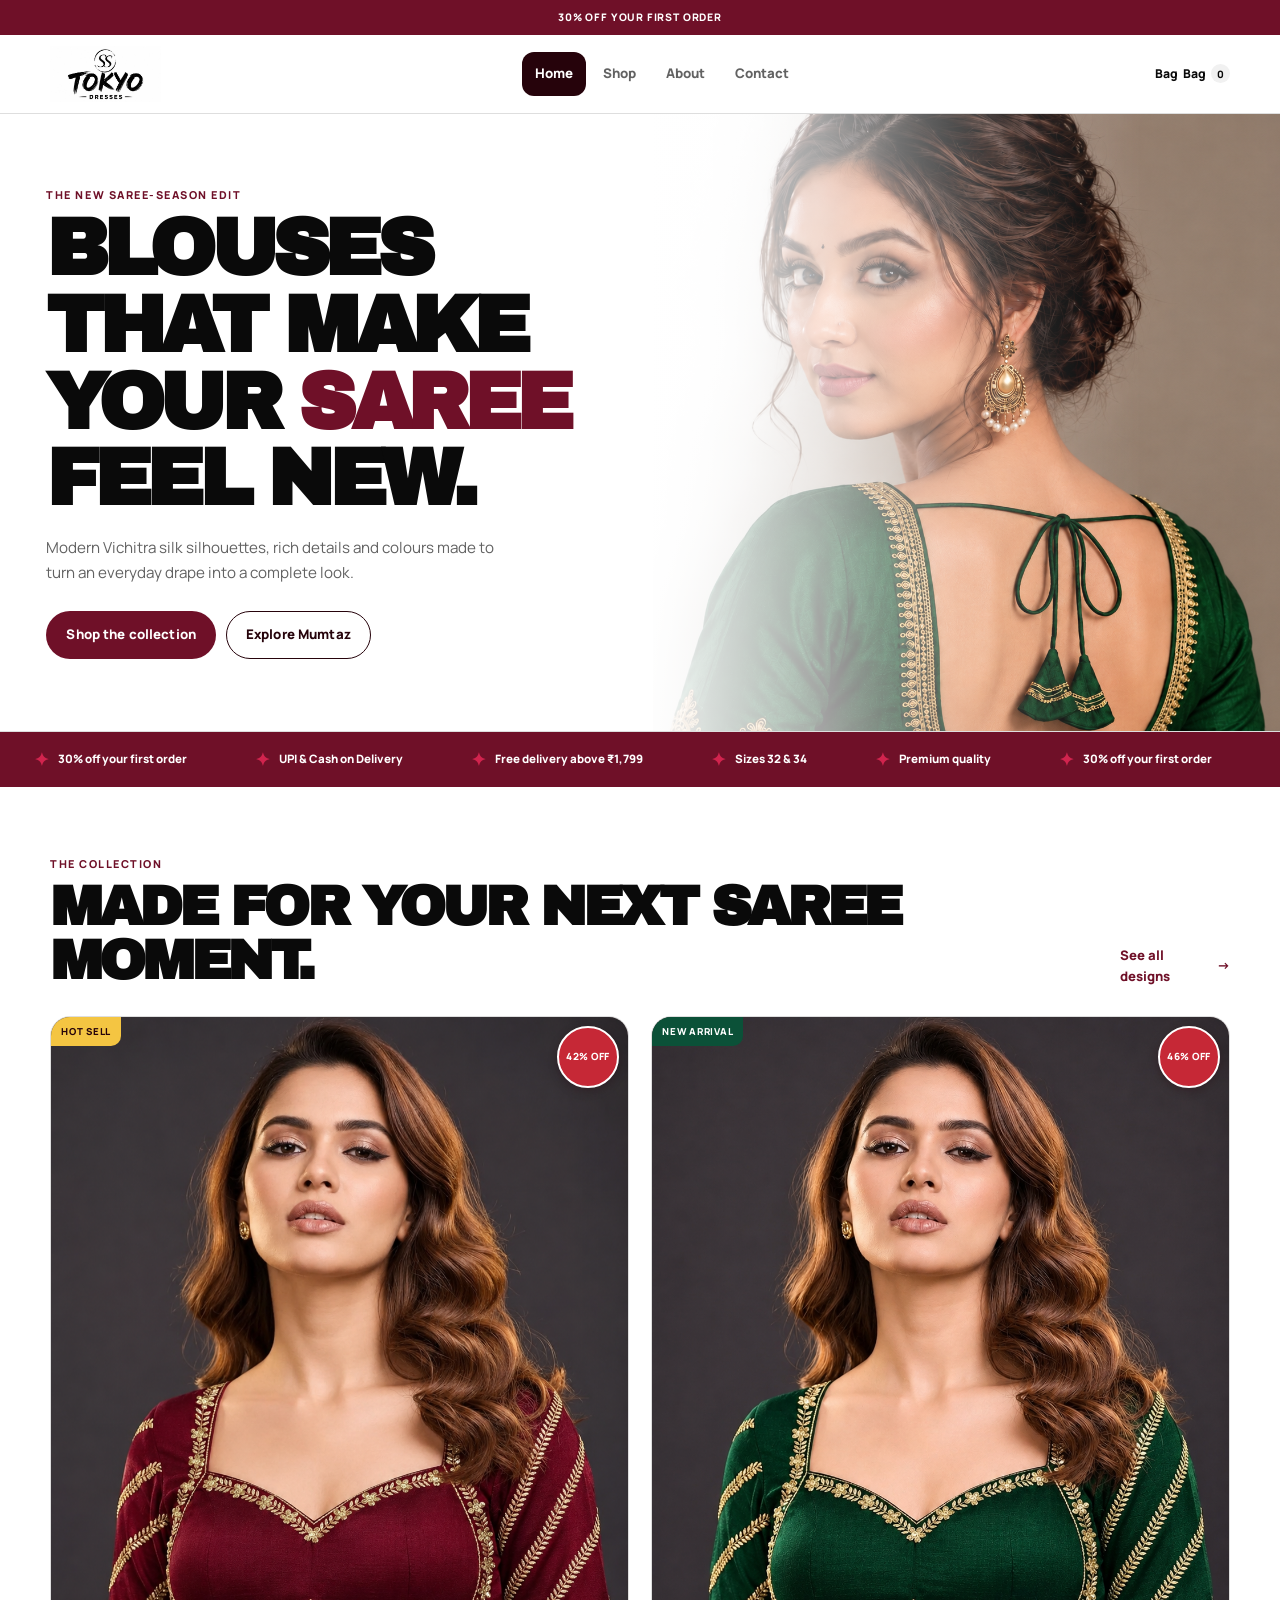
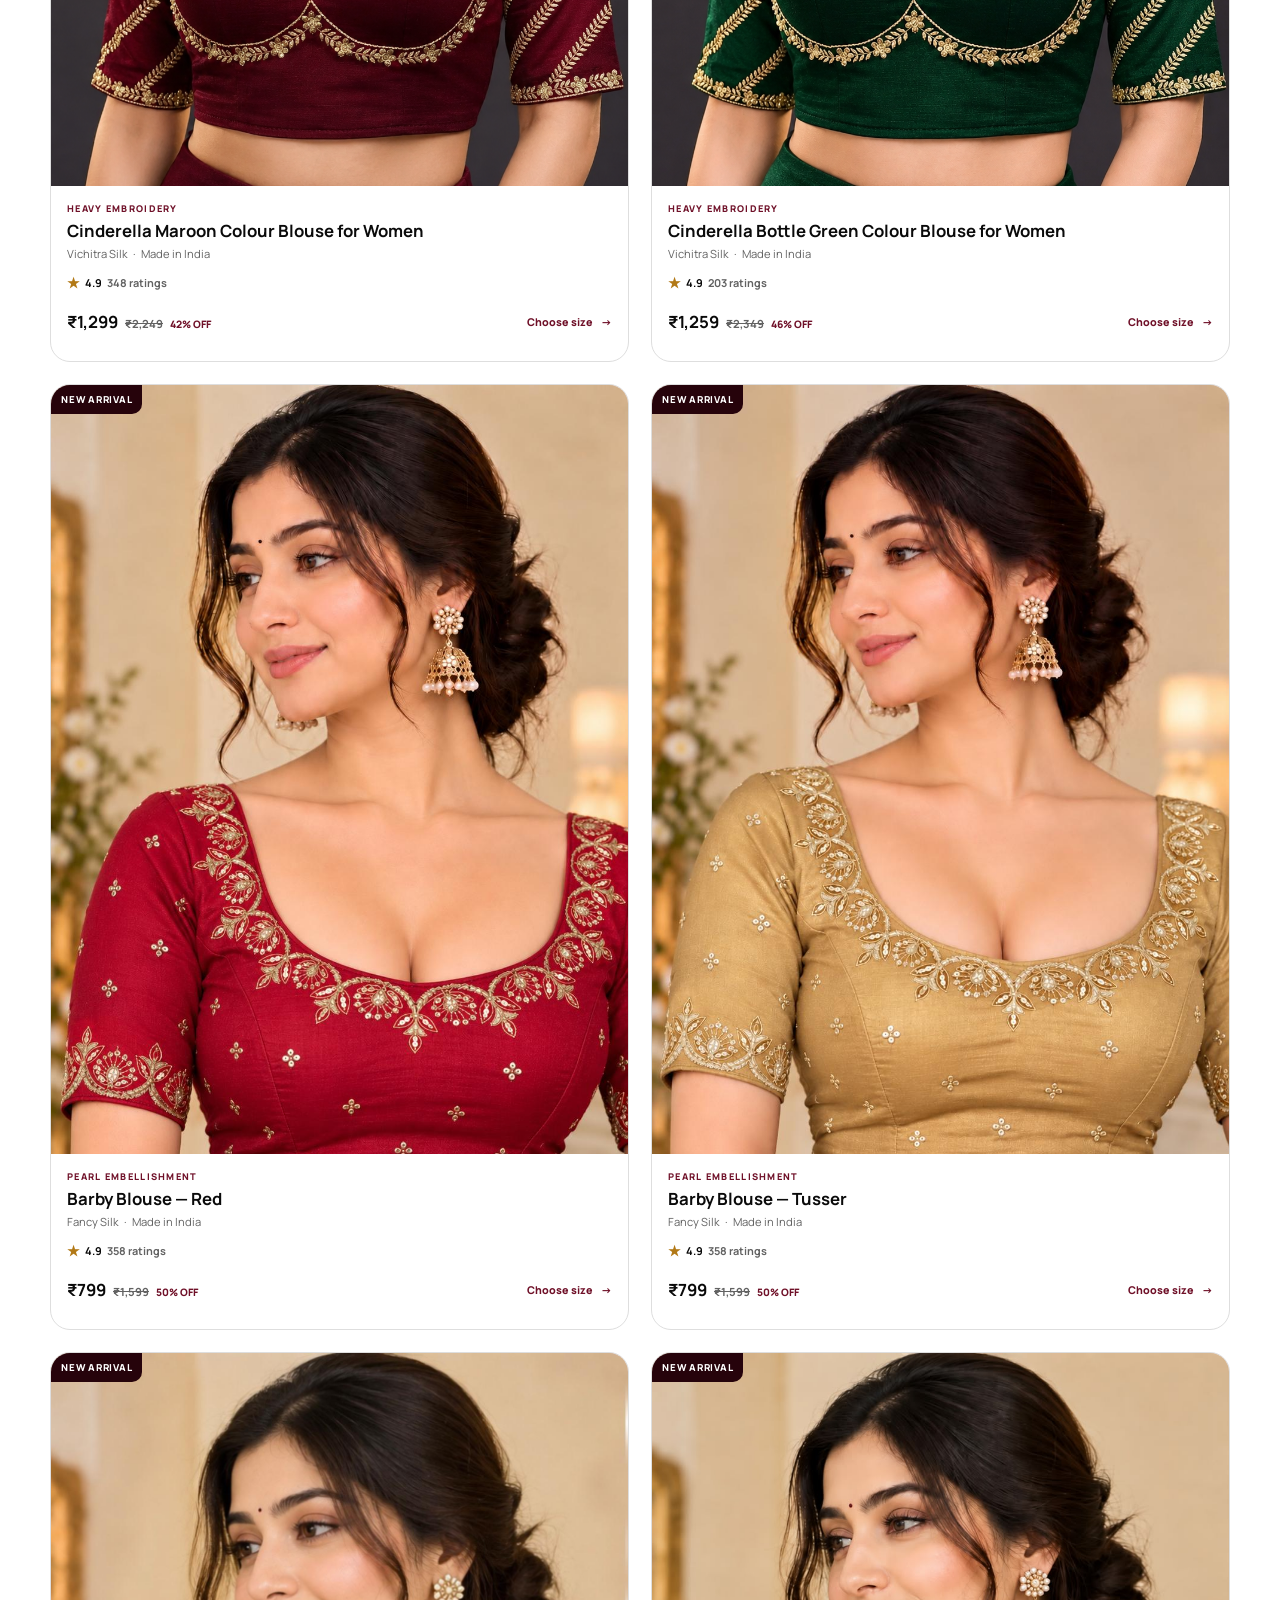
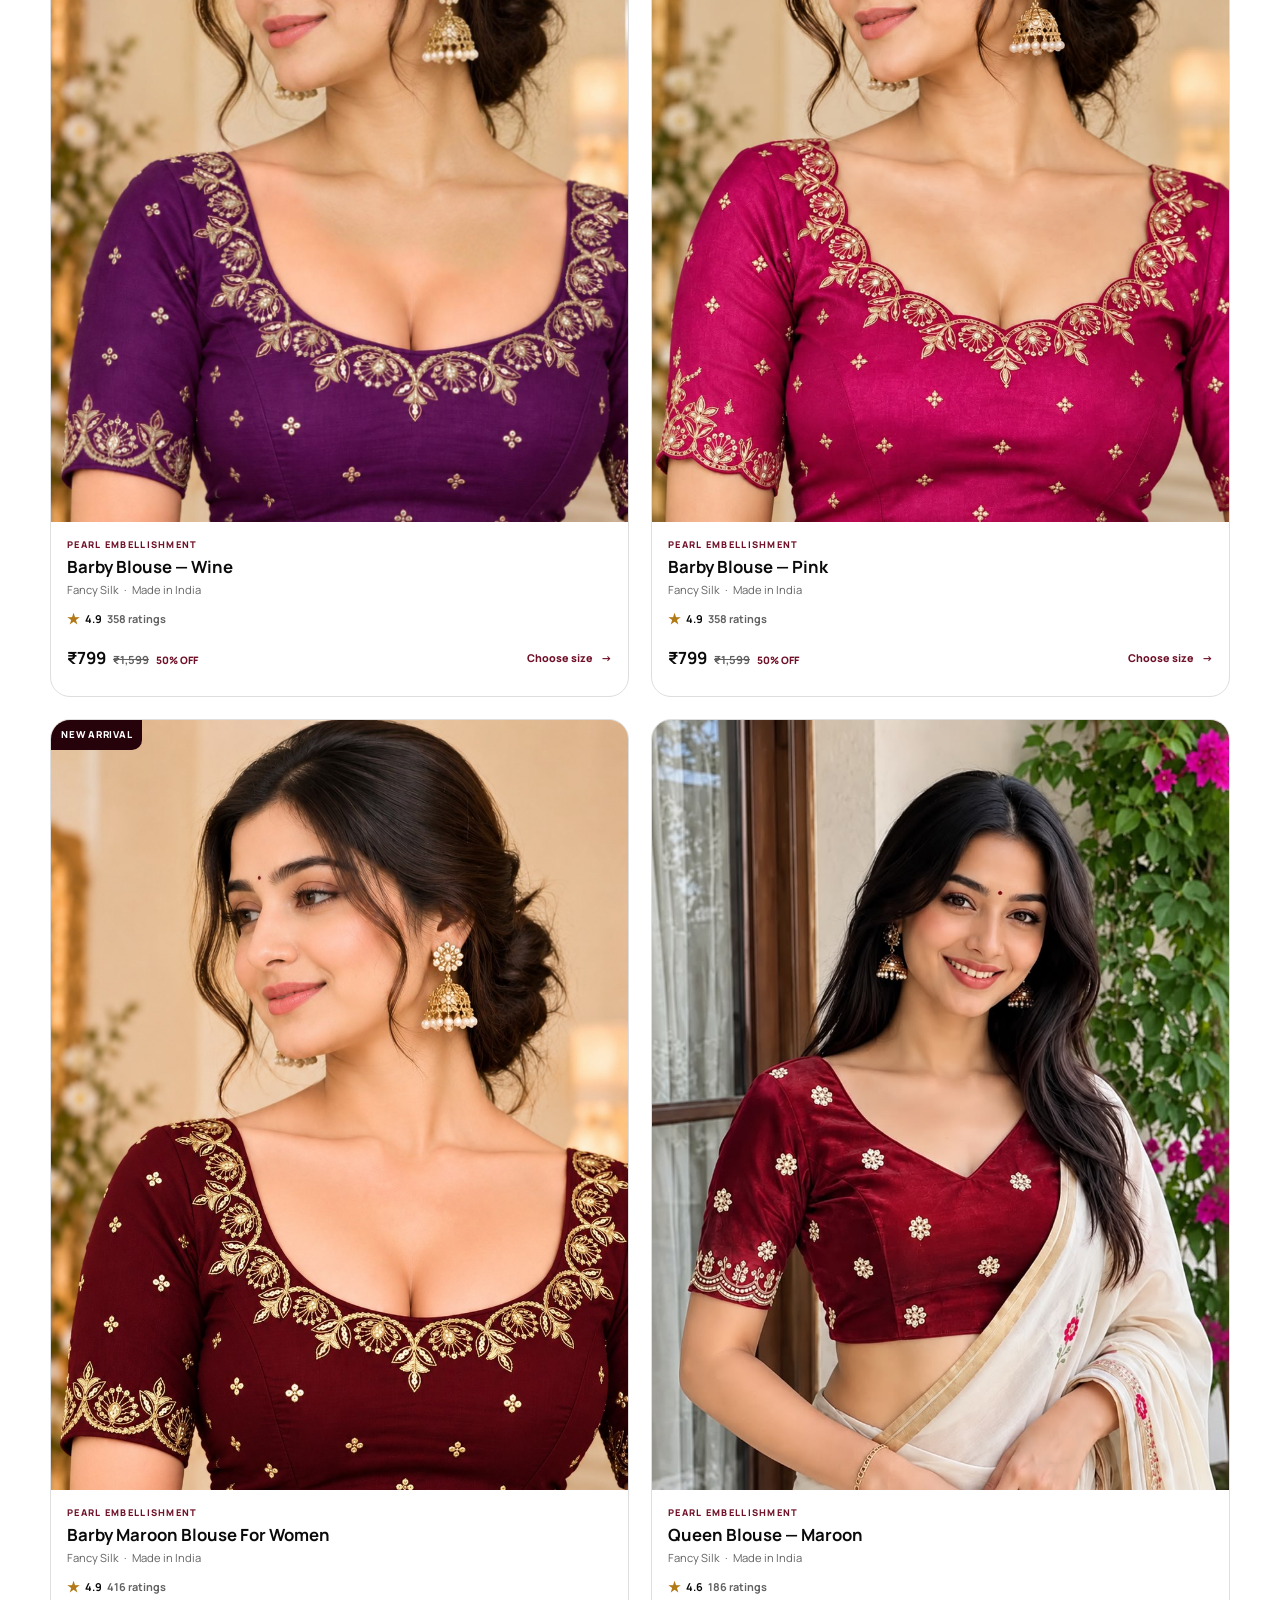
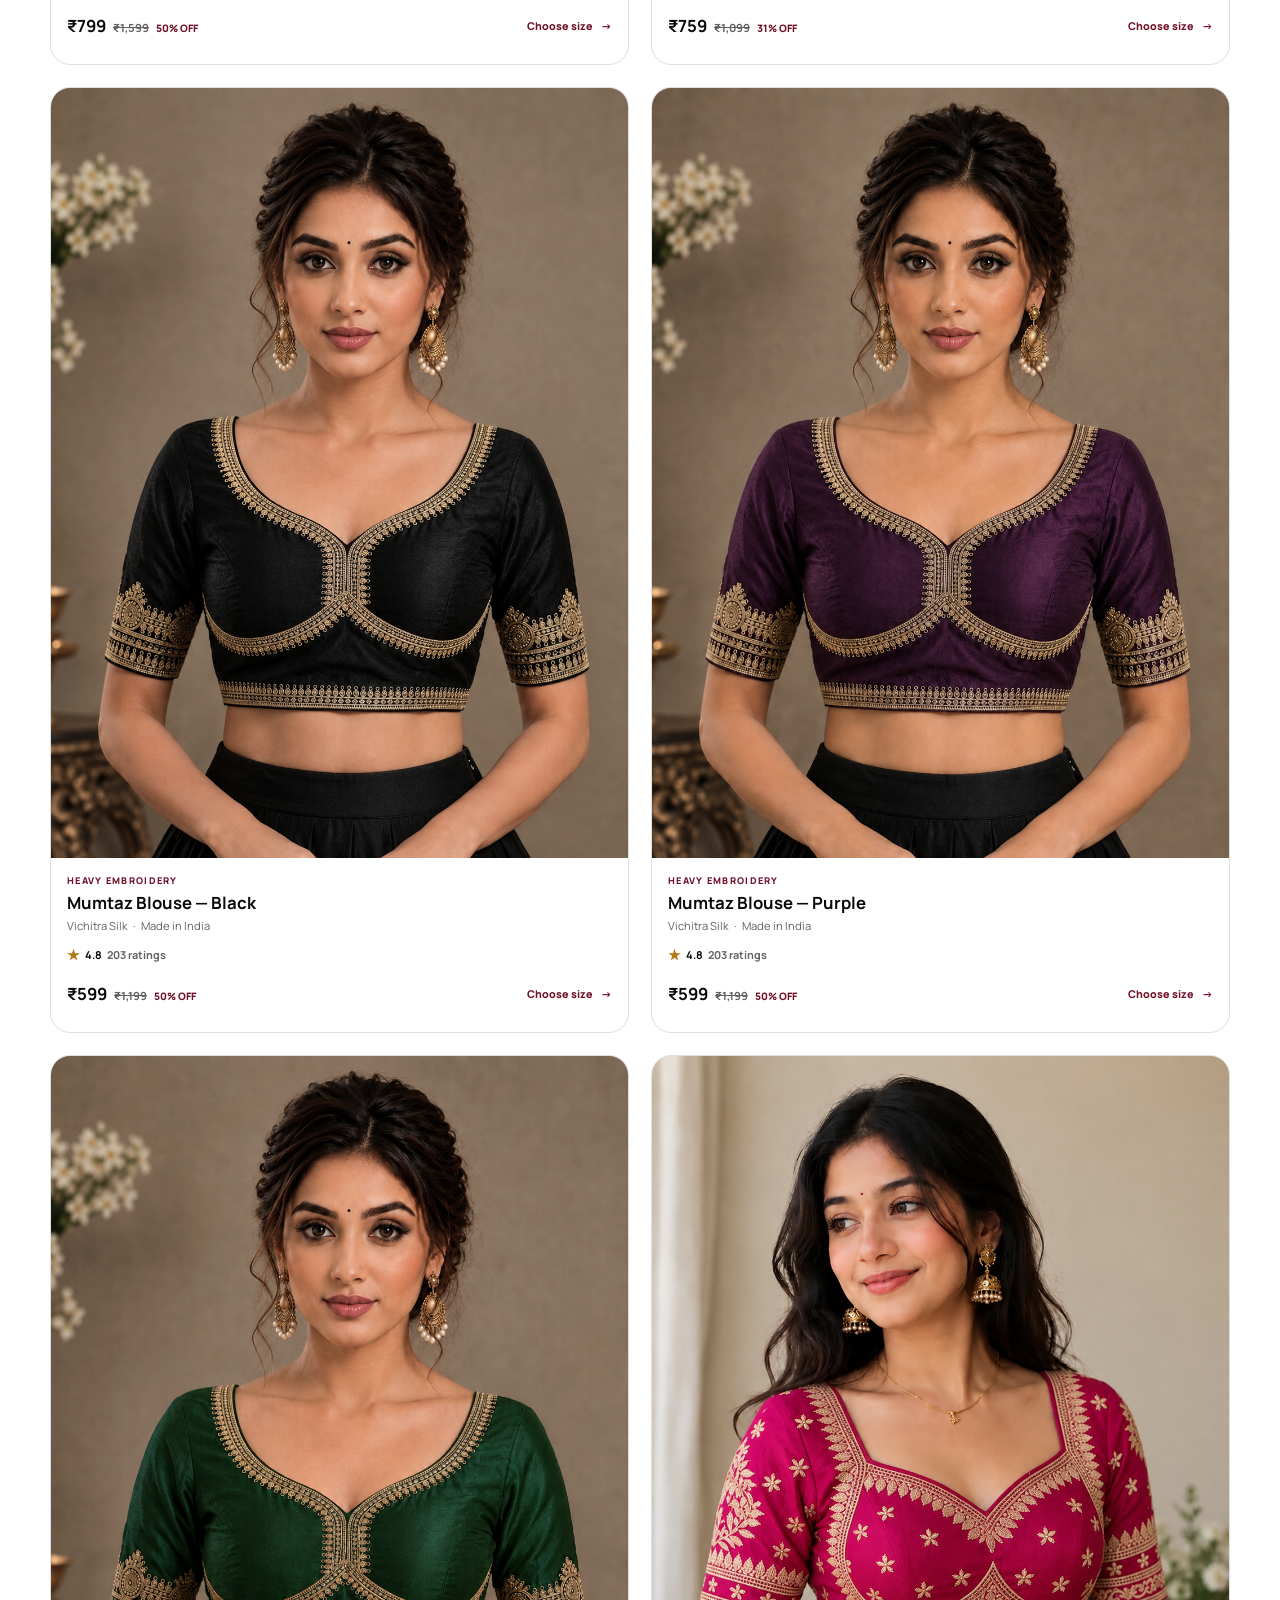
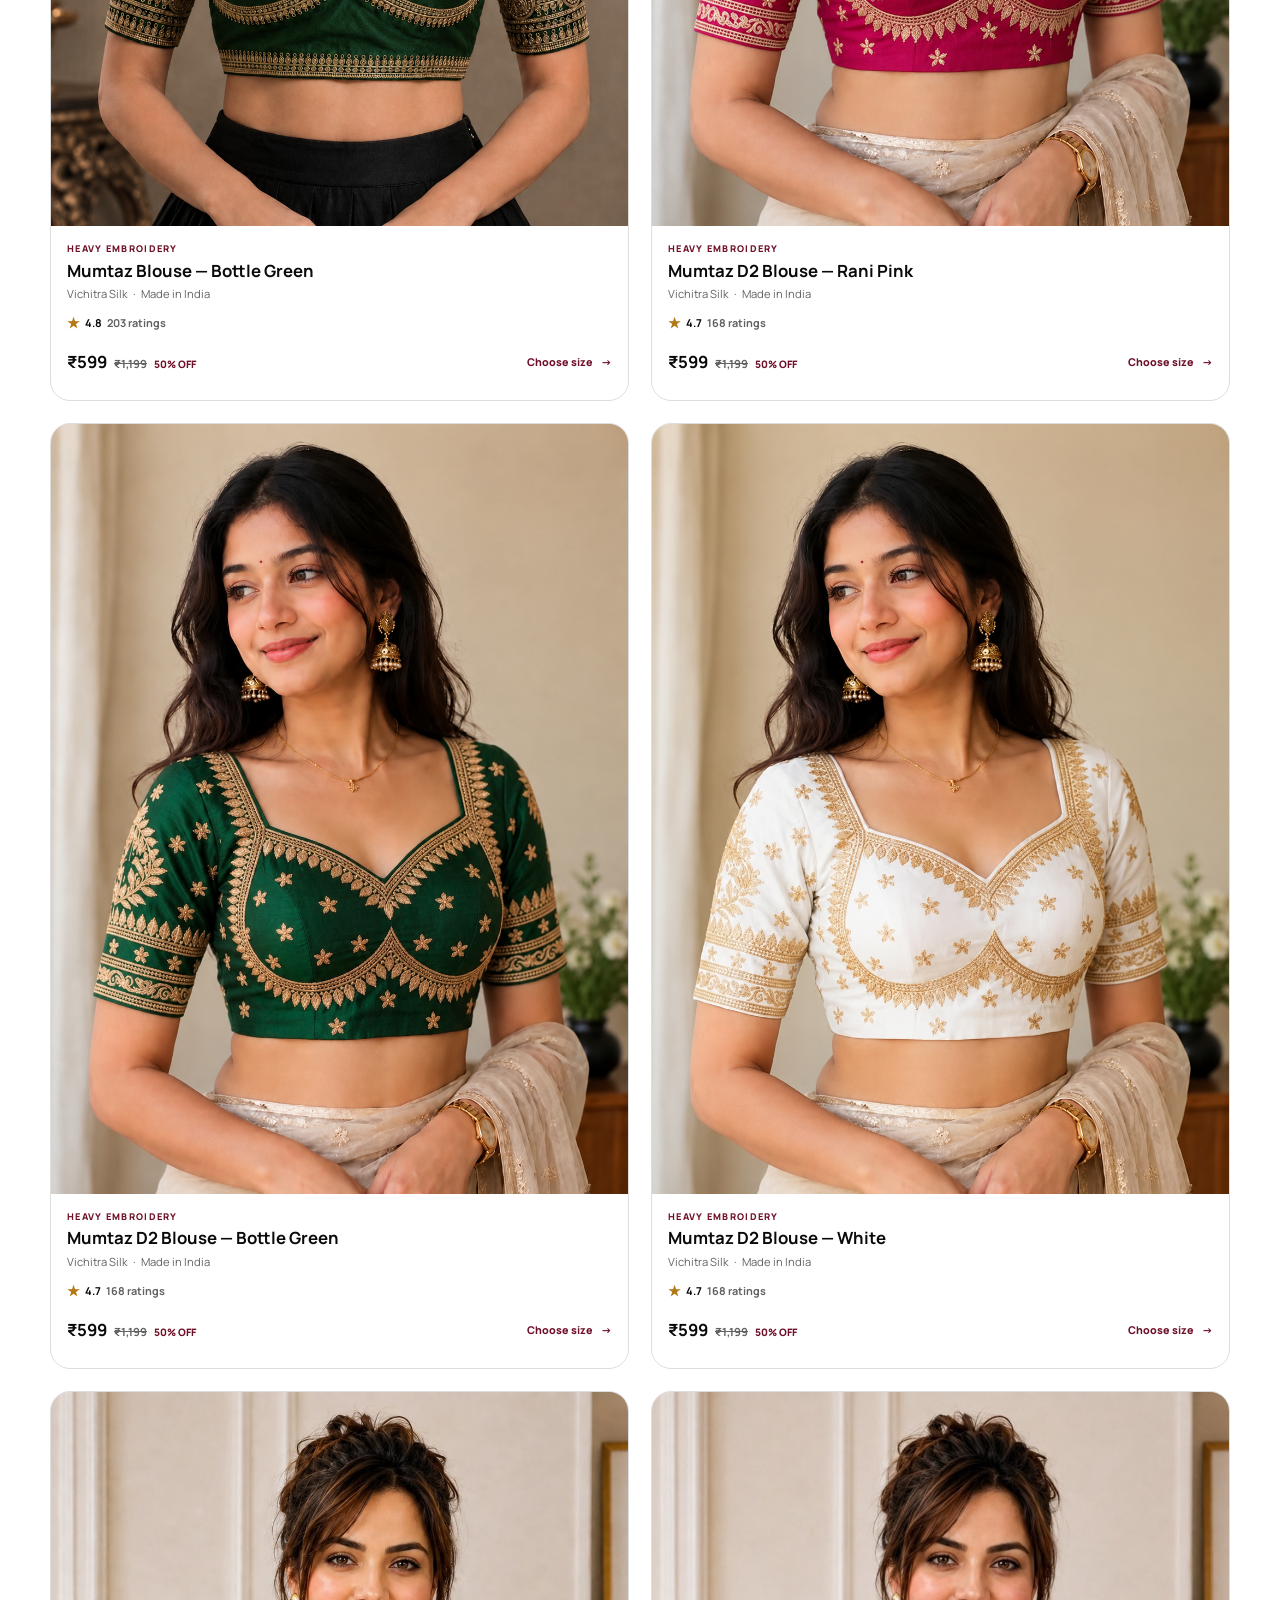
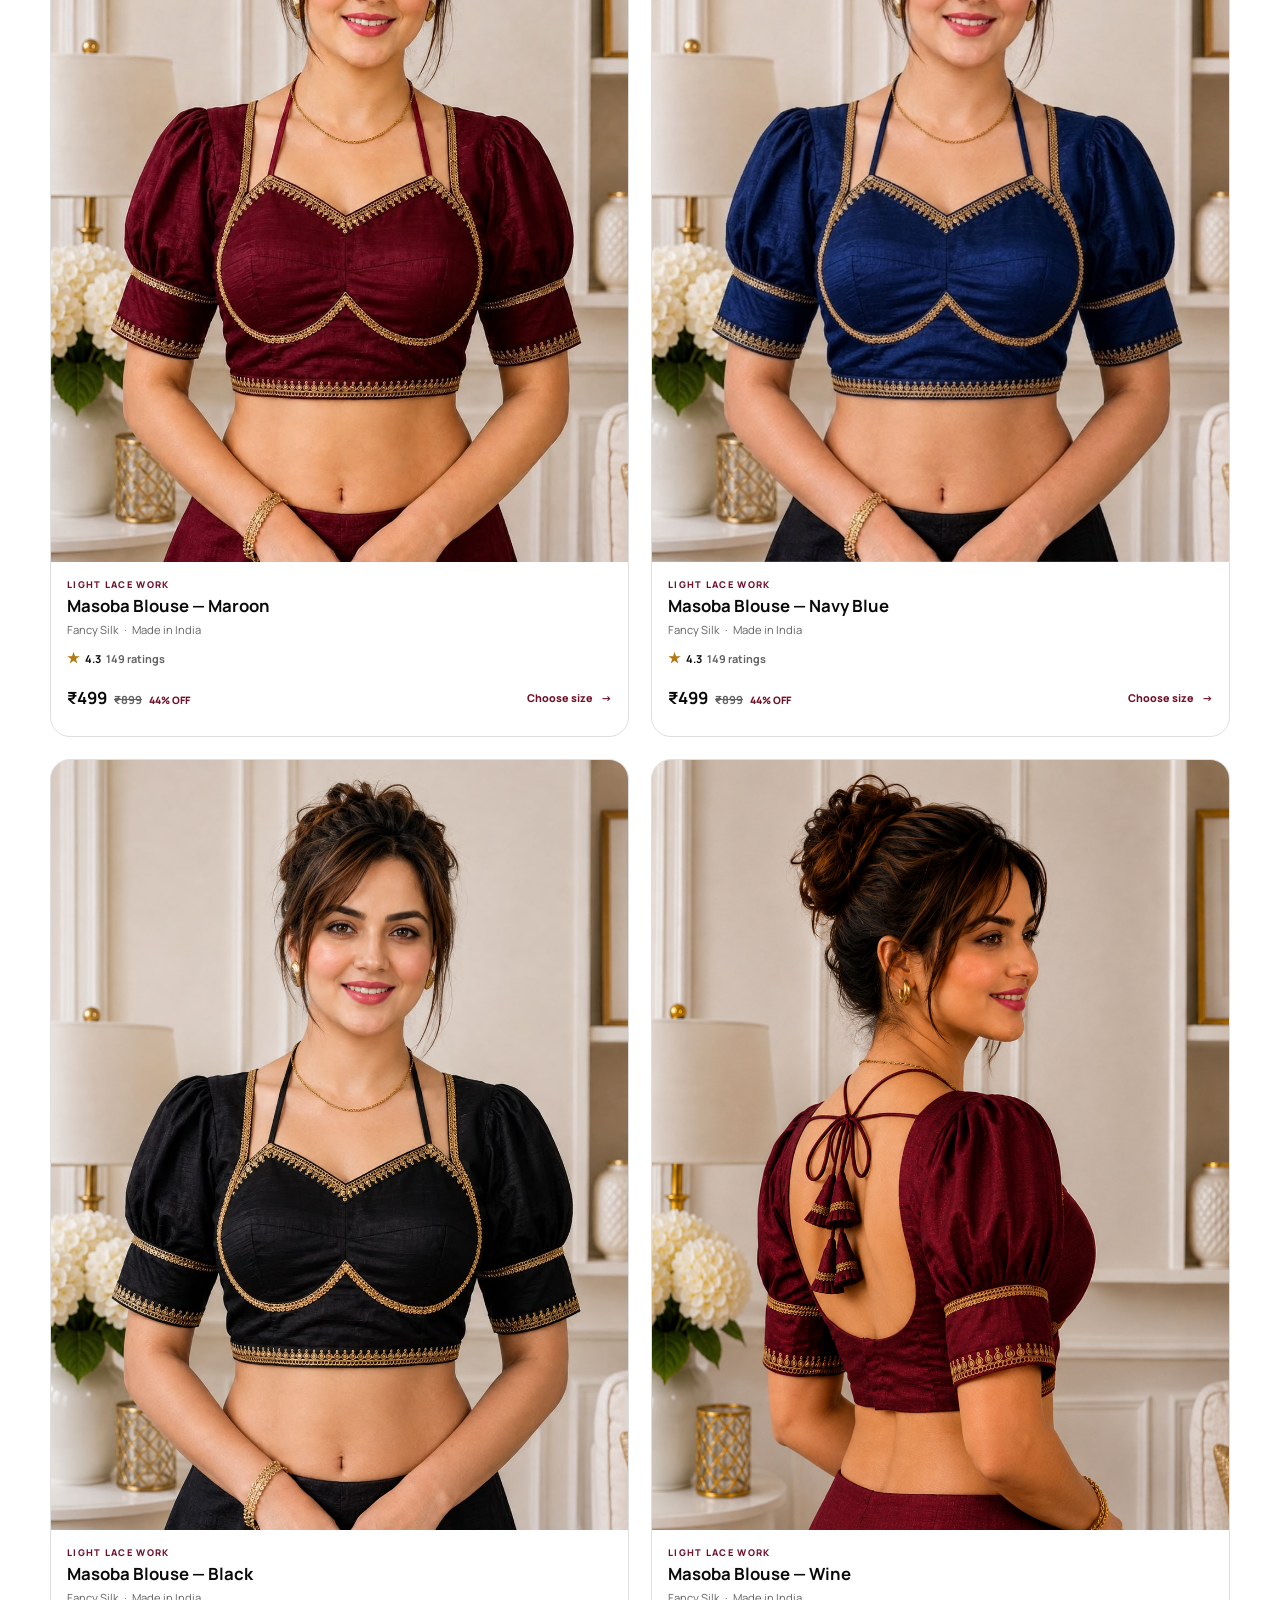
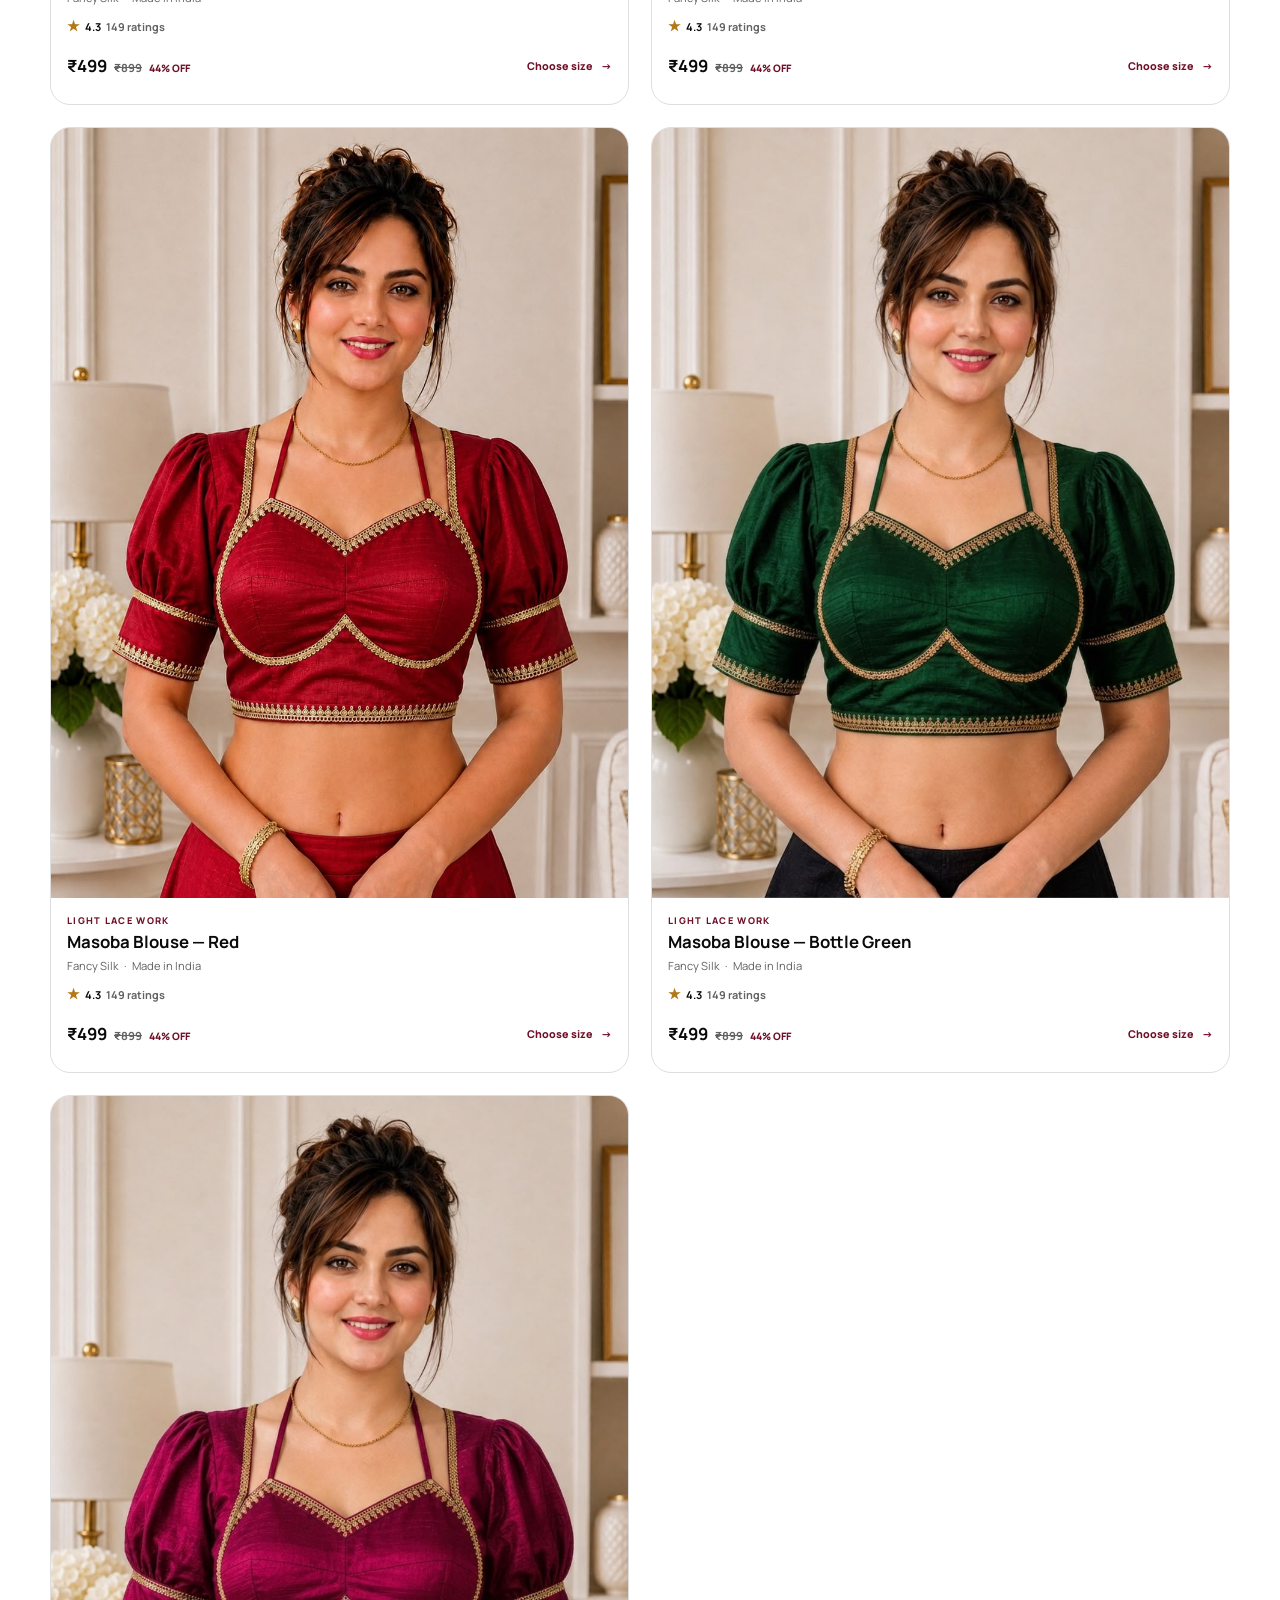
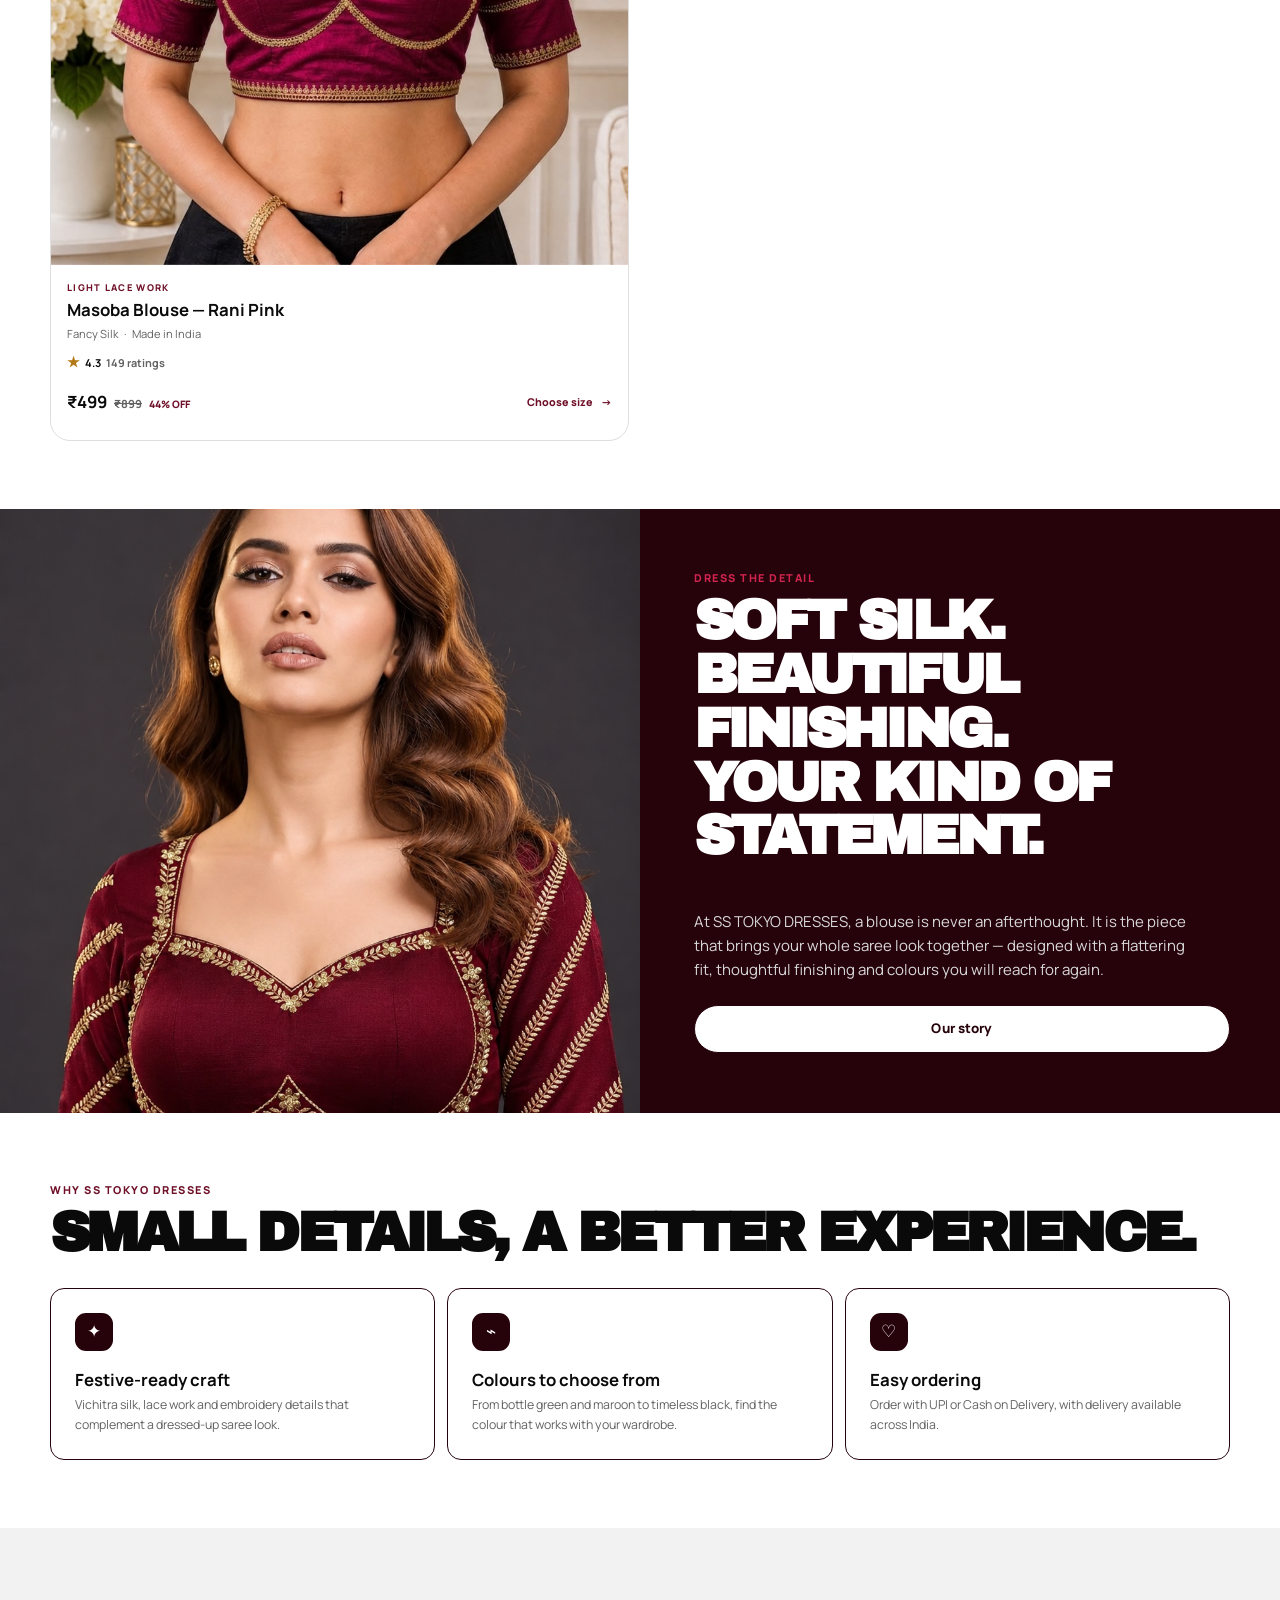
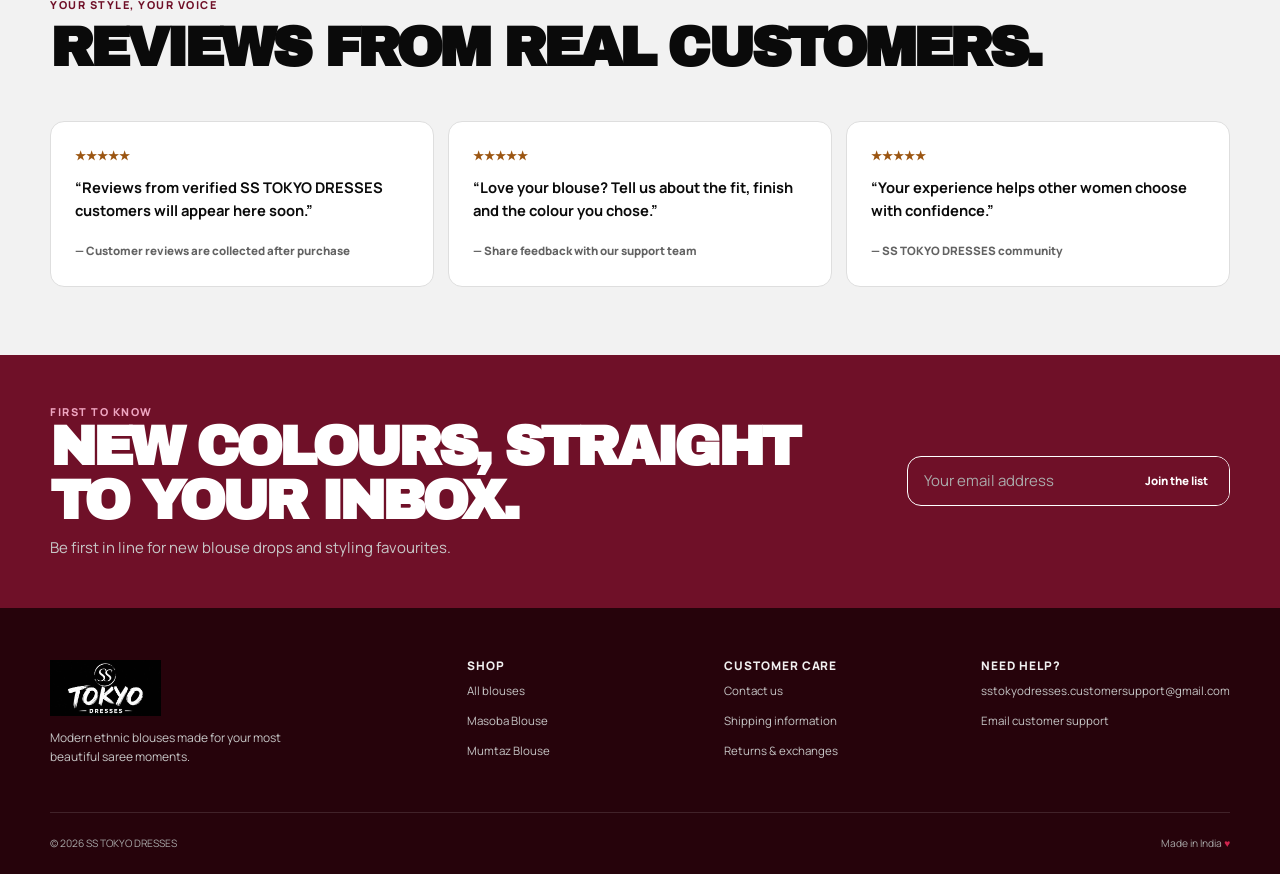
<file: index.html>
<!doctype html>
<html lang="en">
<head>
  <meta charset="UTF-8">
  <meta name="viewport" content="width=device-width, initial-scale=1.0">
  <meta name="theme-color" content="#7d1736">
  <title>SS TOKYO DRESSES | Modern Ethnic Blouses for Women</title>
  <meta name="description" content="Shop Vichitra silk ethnic blouses from SS TOKYO DRESSES. Discover Masoba lace-work, Mumtaz heavy embroidery and Queen pearl-embellished designs, with delivery across India.">
  <meta property="og:type" content="website">
  <meta property="og:title" content="SS TOKYO DRESSES | Modern Ethnic Blouses">
  <meta property="og:description" content="Modern Vichitra silk blouses made for your most beautiful saree moments.">
  <meta property="og:url" content="https://sstokyodresses.store/">
  <meta property="og:image" content="https://sstokyodresses.store/images/mumtaz-front-purple.png">
  <meta property="og:image:alt" content="Purple Mumtaz embroidered blouse from SS TOKYO DRESSES">
  <meta property="og:site_name" content="SS TOKYO DRESSES">
  <meta name="application-name" content="SS TOKYO DRESSES">
  <link rel="icon" href="images/favicon-tokyo.svg" type="image/svg+xml">
  <script type="application/ld+json">{"@context":"https://schema.org","@type":"WebSite","name":"SS TOKYO DRESSES","alternateName":"SS TOKYO","url":"https://sstokyodresses.store/"}</script>
  <link rel="preconnect" href="https://fonts.googleapis.com">
  <link rel="preconnect" href="https://fonts.gstatic.com" crossorigin>
  <link href="https://fonts.googleapis.com/css2?family=Archivo+Black&family=Manrope:wght@400;500;600;700;800&display=swap" rel="stylesheet">
  <link rel="stylesheet" href="css/style.css">
</head>
<body data-page="home">
  <div id="site-header"></div>
  <main>
    <section class="hero">
      <div class="hero-grid">
        <div class="hero-content"><div class="container">
          <p class="eyebrow">The new saree-season edit</p>
          <h1>Blouses that make your <em>saree</em> feel new.</h1>
          <p class="hero-copy">Modern Vichitra silk silhouettes, rich details and colours made to turn an everyday drape into a complete look.</p>
          <div class="hero-actions"><a class="button button--primary" href="shop.html">Shop the collection</a><a class="button button--ghost" href="product.html?id=mumtaz-blouse">Explore Mumtaz</a></div>
        </div></div>
        <div class="hero-photo" role="img" aria-label="Model wearing the bottle green Mumtaz embroidered blouse with open-back tie detail"></div>
      </div>
    </section>

    <section class="value-strip" aria-label="Shopping benefits">
      <div class="value-ticker">
        <div class="value-track">
          <div class="value-group">
            <div class="value-item"><span aria-hidden="true">✦</span>30% off your first order</div>
            <div class="value-item"><span aria-hidden="true">✦</span>UPI &amp; Cash on Delivery</div>
            <div class="value-item"><span aria-hidden="true">✦</span>Free delivery above ₹1,799</div>
            <div class="value-item"><span aria-hidden="true">✦</span>Sizes 32 &amp; 34</div>
            <div class="value-item"><span aria-hidden="true">✦</span>Premium quality</div>
          </div>
          <div class="value-group" aria-hidden="true">
            <div class="value-item"><span aria-hidden="true">✦</span>30% off your first order</div>
            <div class="value-item"><span aria-hidden="true">✦</span>UPI &amp; Cash on Delivery</div>
            <div class="value-item"><span aria-hidden="true">✦</span>Free delivery above ₹1,799</div>
            <div class="value-item"><span aria-hidden="true">✦</span>Sizes 32 &amp; 34</div>
            <div class="value-item"><span aria-hidden="true">✦</span>Premium quality</div>
          </div>
        </div>
      </div>
    </section>

    <section class="section container">
      <div class="section-heading"><div><p class="eyebrow">The collection</p><h2>Made for your next saree moment.</h2></div><a class="text-link" href="shop.html">See all designs <span aria-hidden="true">→</span></a></div>
      <div class="product-grid" id="featured-products"></div>
    </section>

    <section class="brand-story"><div class="brand-story-grid">
      <div class="brand-story-image" role="img" aria-label="Front view of the maroon Cinderella blouse with gold floral embroidery"></div>
      <div class="brand-story-content"><p class="eyebrow">Dress the detail</p><h2>Soft silk. Beautiful finishing. Your kind of statement.</h2><p>At SS TOKYO DRESSES, a blouse is never an afterthought. It is the piece that brings your whole saree look together — designed with a flattering fit, thoughtful finishing and colours you will reach for again.</p><a class="button button--ghost" href="about.html">Our story</a></div>
    </div></section>

    <section class="section container">
      <div class="section-heading"><div><p class="eyebrow">Why SS TOKYO DRESSES</p><h2>Small details, a better experience.</h2></div></div>
      <div class="why-grid">
        <article class="why-card"><span class="why-icon" aria-hidden="true">✦</span><h3>Festive-ready craft</h3><p>Vichitra silk, lace work and embroidery details that complement a dressed-up saree look.</p></article>
        <article class="why-card"><span class="why-icon" aria-hidden="true">⌁</span><h3>Colours to choose from</h3><p>From bottle green and maroon to timeless black, find the colour that works with your wardrobe.</p></article>
        <article class="why-card"><span class="why-icon" aria-hidden="true">♡</span><h3>Easy ordering</h3><p>Order with UPI or Cash on Delivery, with delivery available across India.</p></article>
      </div>
    </section>

    <section class="review-section"><div class="container">
      <p class="eyebrow">Your style, your voice</p><h2>Reviews from real customers.</h2>
      <div class="review-grid">
        <article class="review-card"><p class="stars" aria-hidden="true">★★★★★</p><blockquote>“Reviews from verified SS TOKYO DRESSES customers will appear here soon.”</blockquote><cite>— Customer reviews are collected after purchase</cite></article>
        <article class="review-card"><p class="stars" aria-hidden="true">★★★★★</p><blockquote>“Love your blouse? Tell us about the fit, finish and the colour you chose.”</blockquote><cite>— Share feedback with our support team</cite></article>
        <article class="review-card"><p class="stars" aria-hidden="true">★★★★★</p><blockquote>“Your experience helps other women choose with confidence.”</blockquote><cite>— SS TOKYO DRESSES community</cite></article>
      </div>
    </div></section>

    <section class="newsletter"><div class="newsletter-grid container"><div><p class="eyebrow" style="color:#eea5c0">First to know</p><h2>New colours, straight to your inbox.</h2><p>Be first in line for new blouse drops and styling favourites.</p></div><form class="newsletter-form" id="newsletter-form"><label class="sr-only" for="newsletter-email">Email address</label><input id="newsletter-email" type="email" placeholder="Your email address" required><button type="submit">Join the list</button></form></div></section>
  </main>
  <div id="site-footer"></div>
  <script src="js/products.js" defer></script>
  <script src="js/main.js" defer></script>
</body>
</html>
</file>
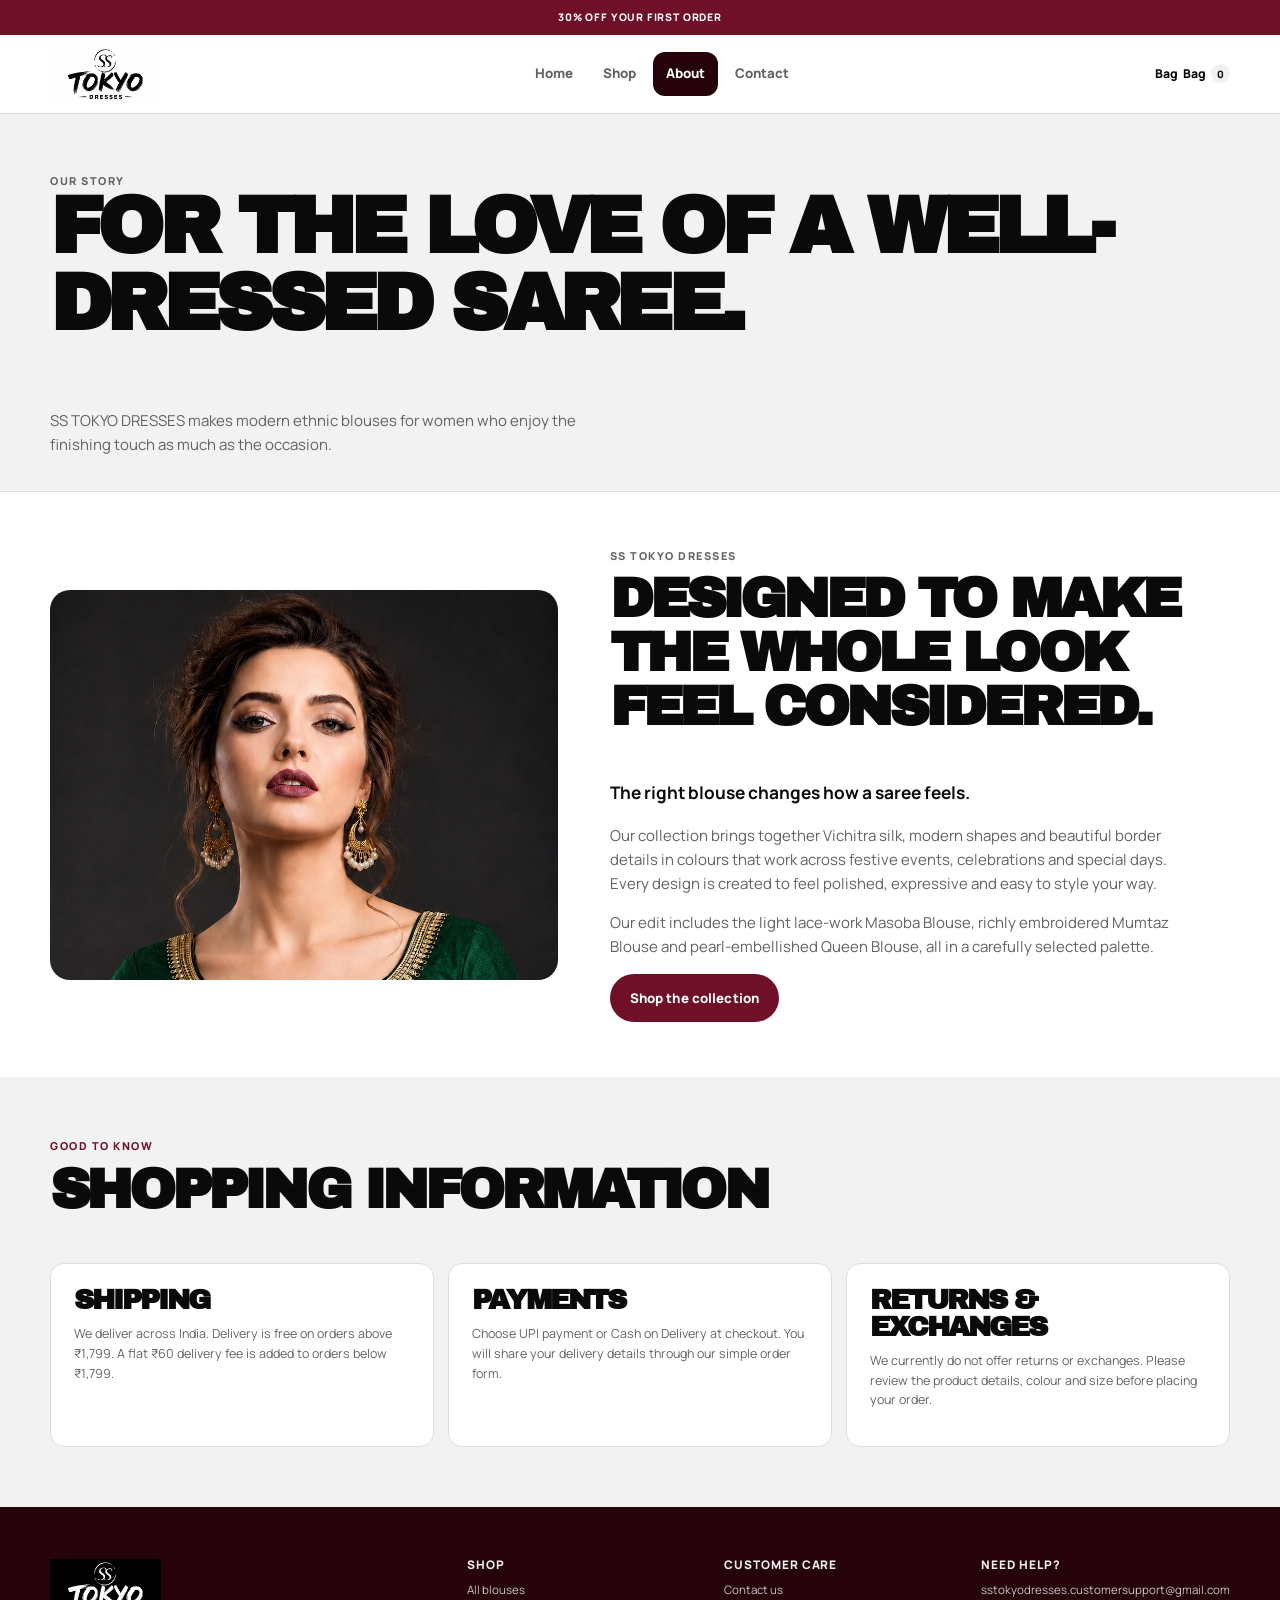
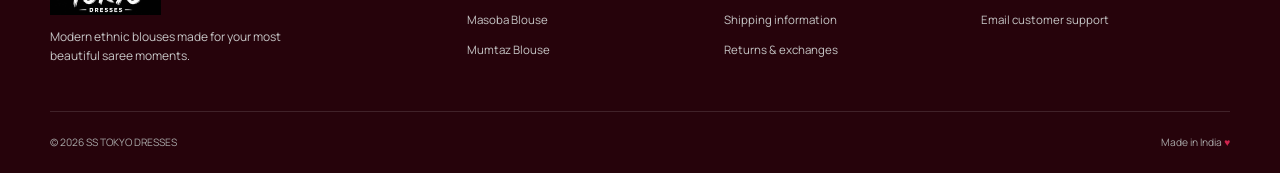
<file: about.html>
<!doctype html>
<html lang="en">
<head>
  <meta charset="UTF-8">
  <meta name="viewport" content="width=device-width, initial-scale=1.0">
  <meta name="theme-color" content="#7d1736">
  <title>About Us | SS TOKYO DRESSES</title>
  <meta name="description" content="Learn about SS TOKYO DRESSES, our modern Vichitra silk blouse collection, delivery across India and shopping policies.">
  <meta property="og:type" content="website">
  <meta property="og:title" content="About SS TOKYO DRESSES">
  <meta property="og:description" content="Modern ethnic blouses designed to complete your saree look.">
  <meta property="og:url" content="https://sstokyodresses.store/about.html">
  <meta property="og:image" content="https://sstokyodresses.store/images/mumtaz-front-green-alt.png">
  <meta property="og:image:alt" content="Bottle green Mumtaz blouse from SS TOKYO DRESSES">
  <meta property="og:site_name" content="SS TOKYO DRESSES">
  <link rel="icon" href="images/favicon-tokyo.svg" type="image/svg+xml">
  <link rel="preconnect" href="https://fonts.googleapis.com"><link rel="preconnect" href="https://fonts.gstatic.com" crossorigin>
  <link href="https://fonts.googleapis.com/css2?family=Archivo+Black&family=Manrope:wght@400;500;600;700;800&display=swap" rel="stylesheet">
  <link rel="stylesheet" href="css/style.css">
</head>
<body data-page="about">
  <div id="site-header"></div>
  <main>
    <section class="page-hero"><div class="container"><p class="eyebrow">Our story</p><h1>For the love of a well-dressed saree.</h1><p>SS TOKYO DRESSES makes modern ethnic blouses for women who enjoy the finishing touch as much as the occasion.</p></div></section>
    <section class="about-intro container"><div class="about-intro-image" role="img" aria-label="Model wearing a bottle green embroidered blouse"></div><div class="about-copy"><p class="eyebrow">SS TOKYO DRESSES</p><h2>Designed to make the whole look feel considered.</h2><p class="lead">The right blouse changes how a saree feels.</p><p>Our collection brings together Vichitra silk, modern shapes and beautiful border details in colours that work across festive events, celebrations and special days. Every design is created to feel polished, expressive and easy to style your way.</p><p>Our edit includes the light lace-work Masoba Blouse, richly embroidered Mumtaz Blouse and pearl-embellished Queen Blouse, all in a carefully selected palette.</p><a class="button button--primary" href="shop.html">Shop the collection</a></div></section>
    <section class="policy-section"><div class="container"><p class="eyebrow">Good to know</p><h2>Shopping information</h2><div class="policy-grid">
      <article class="policy-card" id="shipping"><h2>Shipping</h2><p>We deliver across India. Delivery is free on orders above ₹1,799. A flat ₹60 delivery fee is added to orders below ₹1,799.</p></article>
      <article class="policy-card"><h2>Payments</h2><p>Choose UPI payment or Cash on Delivery at checkout. You will share your delivery details through our simple order form.</p></article>
      <article class="policy-card" id="returns"><h2>Returns &amp; exchanges</h2><p>We currently do not offer returns or exchanges. Please review the product details, colour and size before placing your order.</p></article>
    </div></div></section>
  </main>
  <div id="site-footer"></div>
  <script src="js/products.js" defer></script><script src="js/main.js" defer></script>
</body>
</html>
</file>
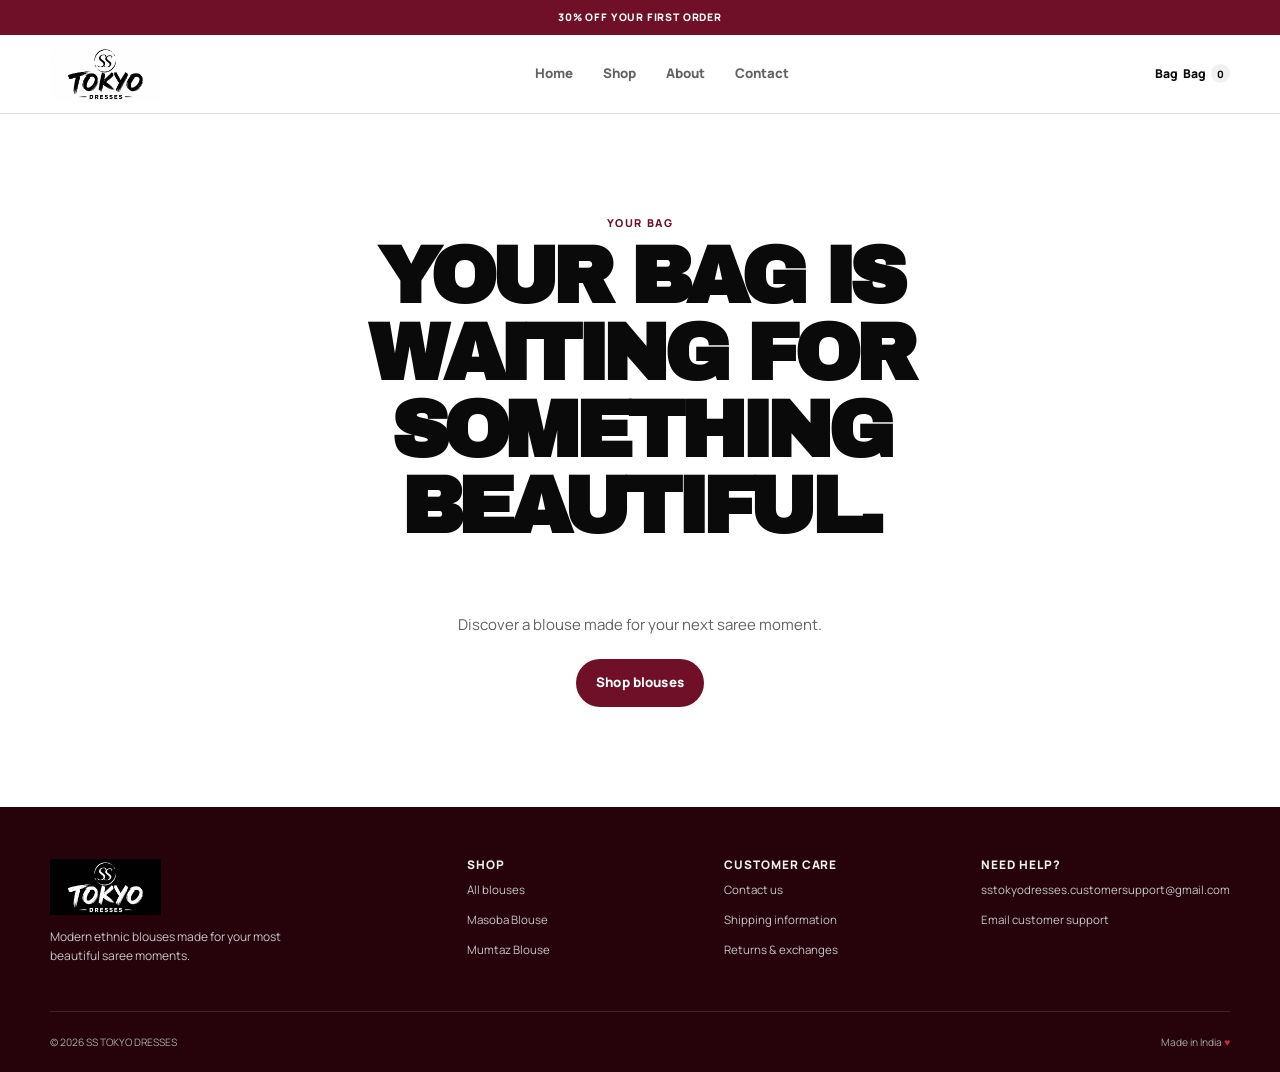
<file: cart.html>
<!doctype html>
<html lang="en">
<head>
  <meta charset="UTF-8">
  <meta name="viewport" content="width=device-width, initial-scale=1.0">
  <meta name="theme-color" content="#7d1736">
  <title>Your Bag &amp; Checkout | SS TOKYO DRESSES</title>
  <meta name="description" content="Review your SS TOKYO DRESSES order, update quantities, calculate delivery and send your blouse order to customer support.">
  <meta property="og:type" content="website">
  <meta property="og:title" content="Your Bag | SS TOKYO DRESSES">
  <meta property="og:description" content="Complete your SS TOKYO DRESSES blouse order with UPI or Cash on Delivery and send it to customer support.">
  <meta property="og:url" content="https://sstokyodresses.store/cart.html">
  <meta property="og:image" content="https://sstokyodresses.store/images/masoba-cover-maroon.jpeg">
  <meta property="og:image:alt" content="Maroon Masoba blouse from SS TOKYO DRESSES">
  <meta property="og:site_name" content="SS TOKYO DRESSES">
  <link rel="icon" href="images/favicon-tokyo.svg" type="image/svg+xml">
  <link rel="preconnect" href="https://fonts.googleapis.com"><link rel="preconnect" href="https://fonts.gstatic.com" crossorigin>
  <link href="https://fonts.googleapis.com/css2?family=Archivo+Black&family=Manrope:wght@400;500;600;700;800&display=swap" rel="stylesheet">
  <link rel="stylesheet" href="css/style.css">
</head>
<body data-page="cart">
  <div id="site-header"></div>
  <main id="cart-content"></main>
  <div id="site-footer"></div>
  <script src="js/products.js" defer></script><script src="js/main.js" defer></script>
</body>
</html>
</file>
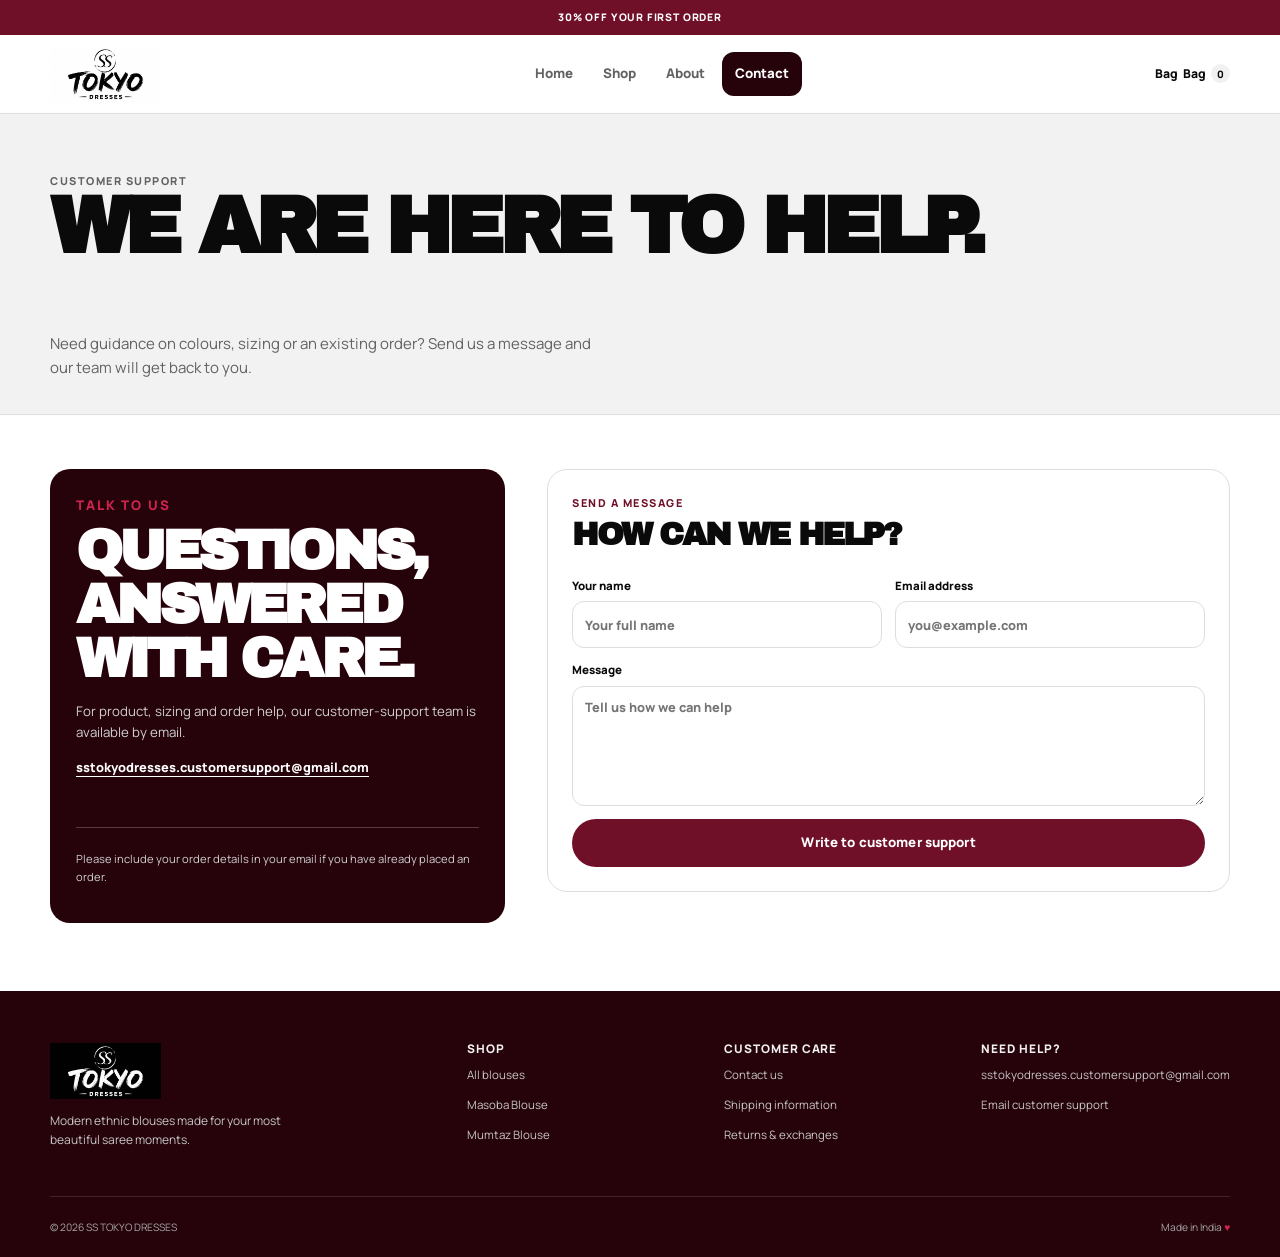
<file: contact.html>
<!doctype html>
<html lang="en">
<head>
  <meta charset="UTF-8">
  <meta name="viewport" content="width=device-width, initial-scale=1.0">
  <meta name="theme-color" content="#7d1736">
  <title>Contact Customer Support | SS TOKYO DRESSES</title>
  <meta name="description" content="Contact SS TOKYO DRESSES customer support for help with blouse sizes, colours, delivery and orders.">
  <meta property="og:type" content="website">
  <meta property="og:title" content="Contact SS TOKYO DRESSES">
  <meta property="og:description" content="Need help with your blouse order? Contact SS TOKYO DRESSES customer support.">
  <meta property="og:url" content="https://sstokyodresses.store/contact.html">
  <meta property="og:image" content="https://sstokyodresses.store/images/masoba-side-maroon.jpeg">
  <meta property="og:image:alt" content="Maroon Masoba blouse from SS TOKYO DRESSES">
  <meta property="og:site_name" content="SS TOKYO DRESSES">
  <link rel="icon" href="images/favicon-tokyo.svg" type="image/svg+xml">
  <link rel="preconnect" href="https://fonts.googleapis.com"><link rel="preconnect" href="https://fonts.gstatic.com" crossorigin>
  <link href="https://fonts.googleapis.com/css2?family=Archivo+Black&family=Manrope:wght@400;500;600;700;800&display=swap" rel="stylesheet">
  <link rel="stylesheet" href="css/style.css">
</head>
<body data-page="contact">
  <div id="site-header"></div>
  <main>
    <section class="page-hero"><div class="container"><p class="eyebrow">Customer support</p><h1>We are here to help.</h1><p>Need guidance on colours, sizing or an existing order? Send us a message and our team will get back to you.</p></div></section>
    <section class="contact-section container"><div class="contact-layout"><aside class="contact-details"><p class="eyebrow">Talk to us</p><h2>Questions, answered with care.</h2><p>For product, sizing and order help, our customer-support team is available by email.</p><a class="contact-detail-link" href="mailto:sstokyodresses.customersupport@gmail.com">sstokyodresses.customersupport@gmail.com</a><p class="contact-note">Please include your order details in your email if you have already placed an order.</p></aside>
      <section class="contact-form-card"><p class="eyebrow">Send a message</p><h2>How can we help?</h2><form class="contact-form" id="contact-form"><div class="field-grid"><label>Your name<input name="name" autocomplete="name" required placeholder="Your full name"></label><label>Email address<input name="email" type="email" autocomplete="email" required placeholder="you@example.com"></label></div><label>Message<textarea name="message" required placeholder="Tell us how we can help"></textarea></label><button class="button button--primary" type="submit">Write to customer support</button></form></section>
    </div></section>
  </main>
  <div id="site-footer"></div>
  <script src="js/products.js" defer></script><script src="js/main.js" defer></script>
</body>
</html>
</file>
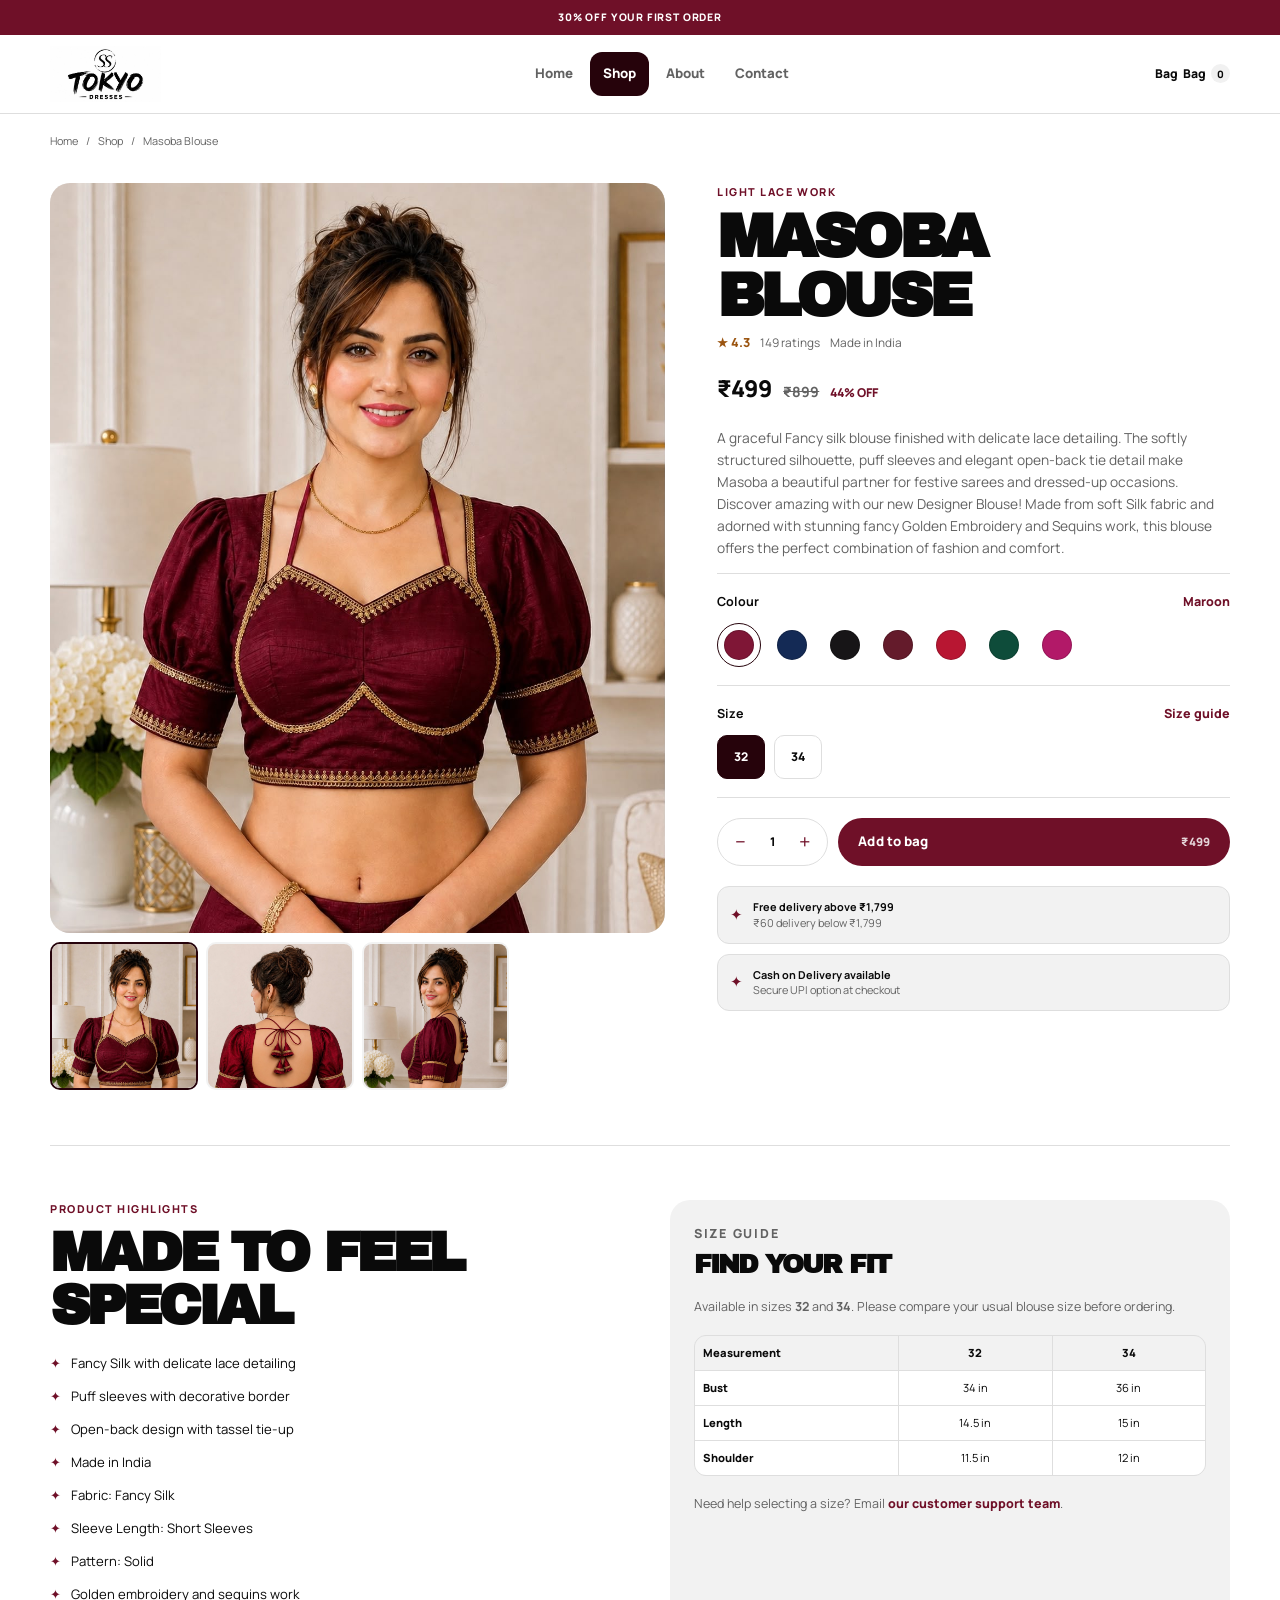
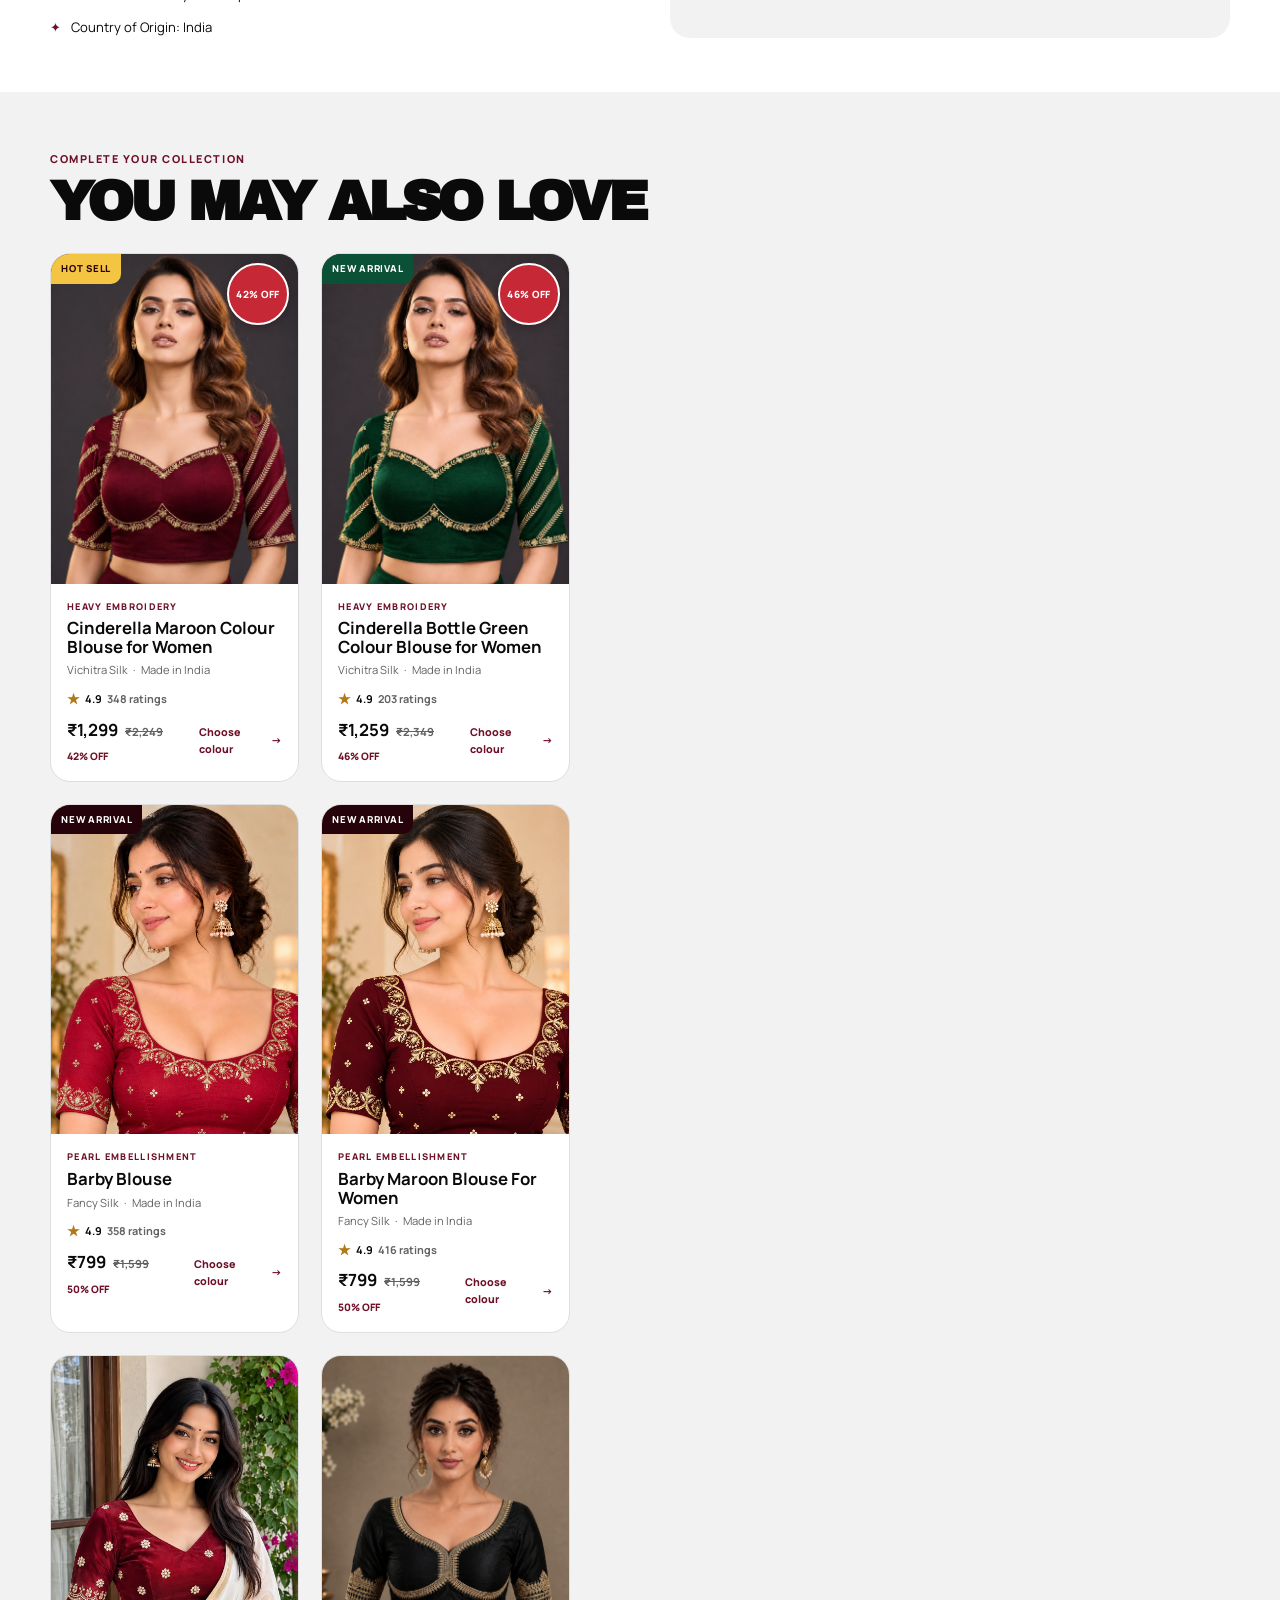
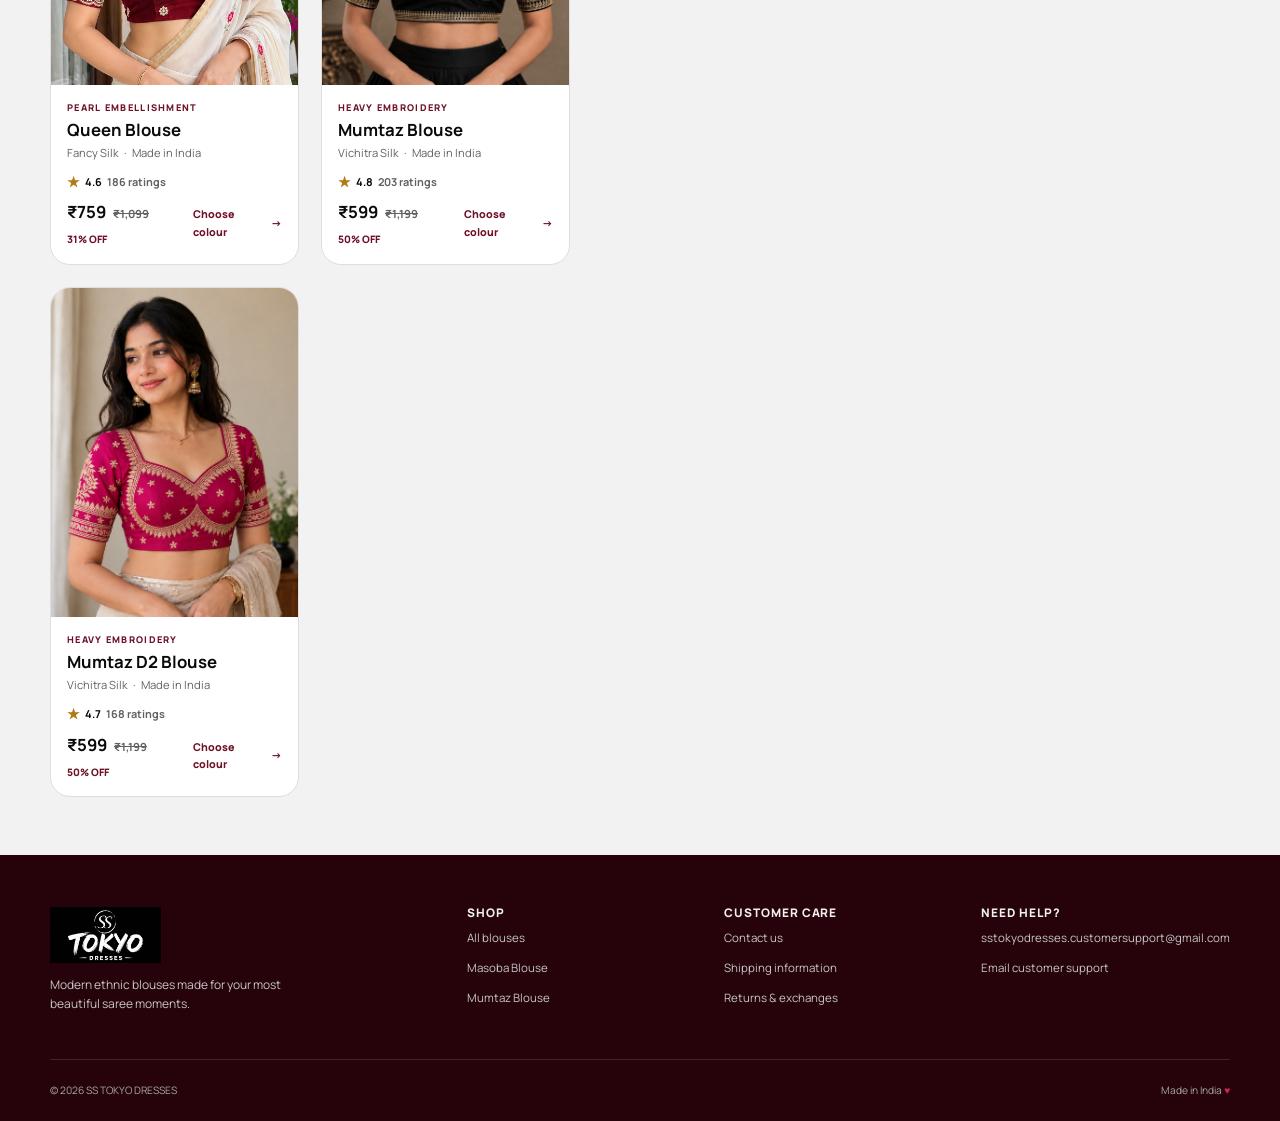
<file: product.html>
<!doctype html>
<html lang="en">
<head>
  <meta charset="UTF-8">
  <meta name="viewport" content="width=device-width, initial-scale=1.0">
  <meta name="theme-color" content="#7d1736">
  <title>Blouse Details | SS TOKYO DRESSES</title>
  <meta name="description" content="View blouse details, choose your colour and size, and add your SS TOKYO DRESSES Vichitra silk blouse to the bag.">
  <meta property="og:type" content="product">
  <meta property="og:title" content="Ethnic Blouse Details | SS TOKYO DRESSES">
  <meta property="og:description" content="Vichitra silk blouse designs with lace work and heavy embroidery.">
  <meta property="og:url" content="https://sstokyodresses.store/product.html">
  <meta property="og:image" content="https://sstokyodresses.store/images/mumtaz-cover-black.png">
  <meta property="og:image:alt" content="Black Mumtaz embroidered blouse from SS TOKYO DRESSES">
  <meta property="og:site_name" content="SS TOKYO DRESSES">
  <link rel="icon" href="images/favicon-tokyo.svg" type="image/svg+xml">
  <link rel="preconnect" href="https://fonts.googleapis.com"><link rel="preconnect" href="https://fonts.gstatic.com" crossorigin>
  <link href="https://fonts.googleapis.com/css2?family=Archivo+Black&family=Manrope:wght@400;500;600;700;800&display=swap" rel="stylesheet">
  <link rel="stylesheet" href="css/style.css">
</head>
<body data-page="product">
  <div id="site-header"></div>
  <main id="product-detail"></main>
  <div id="site-footer"></div>
  <script src="js/products.js" defer></script><script src="js/main.js" defer></script>
</body>
</html>
</file>
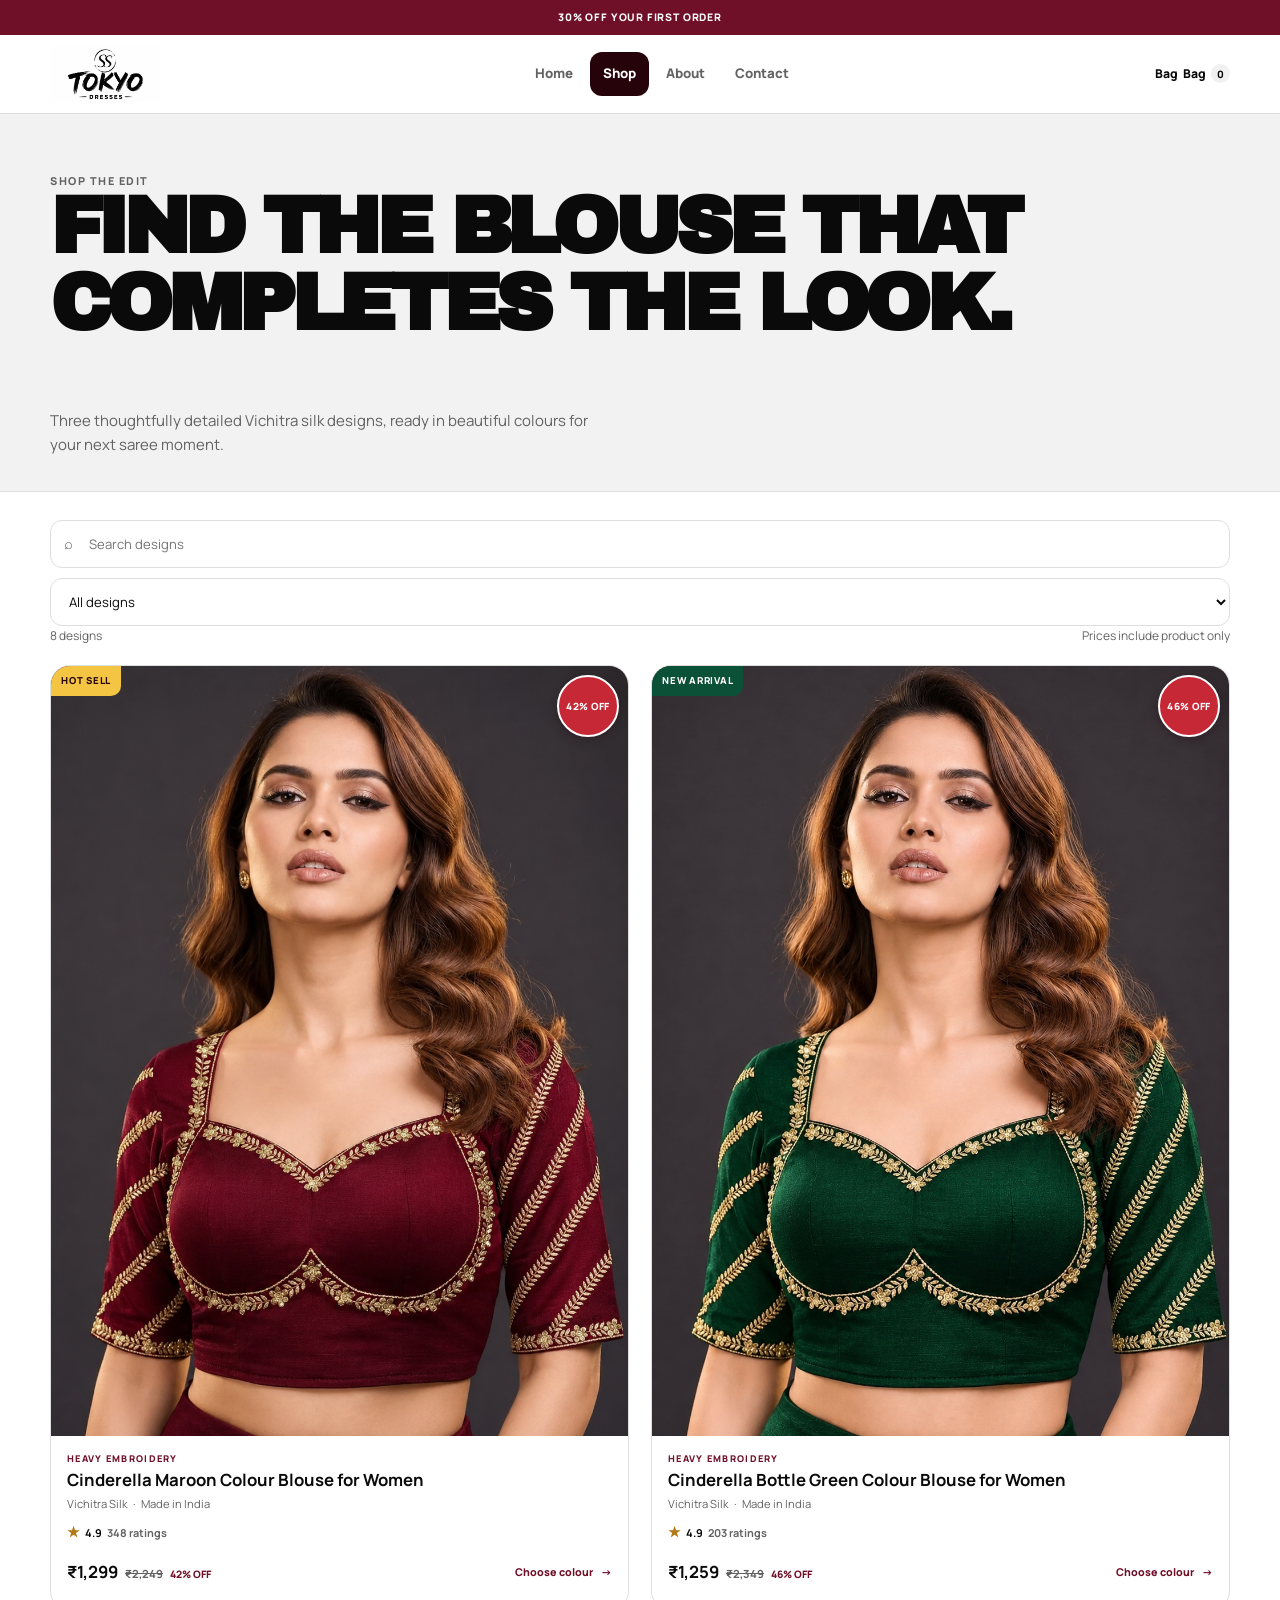
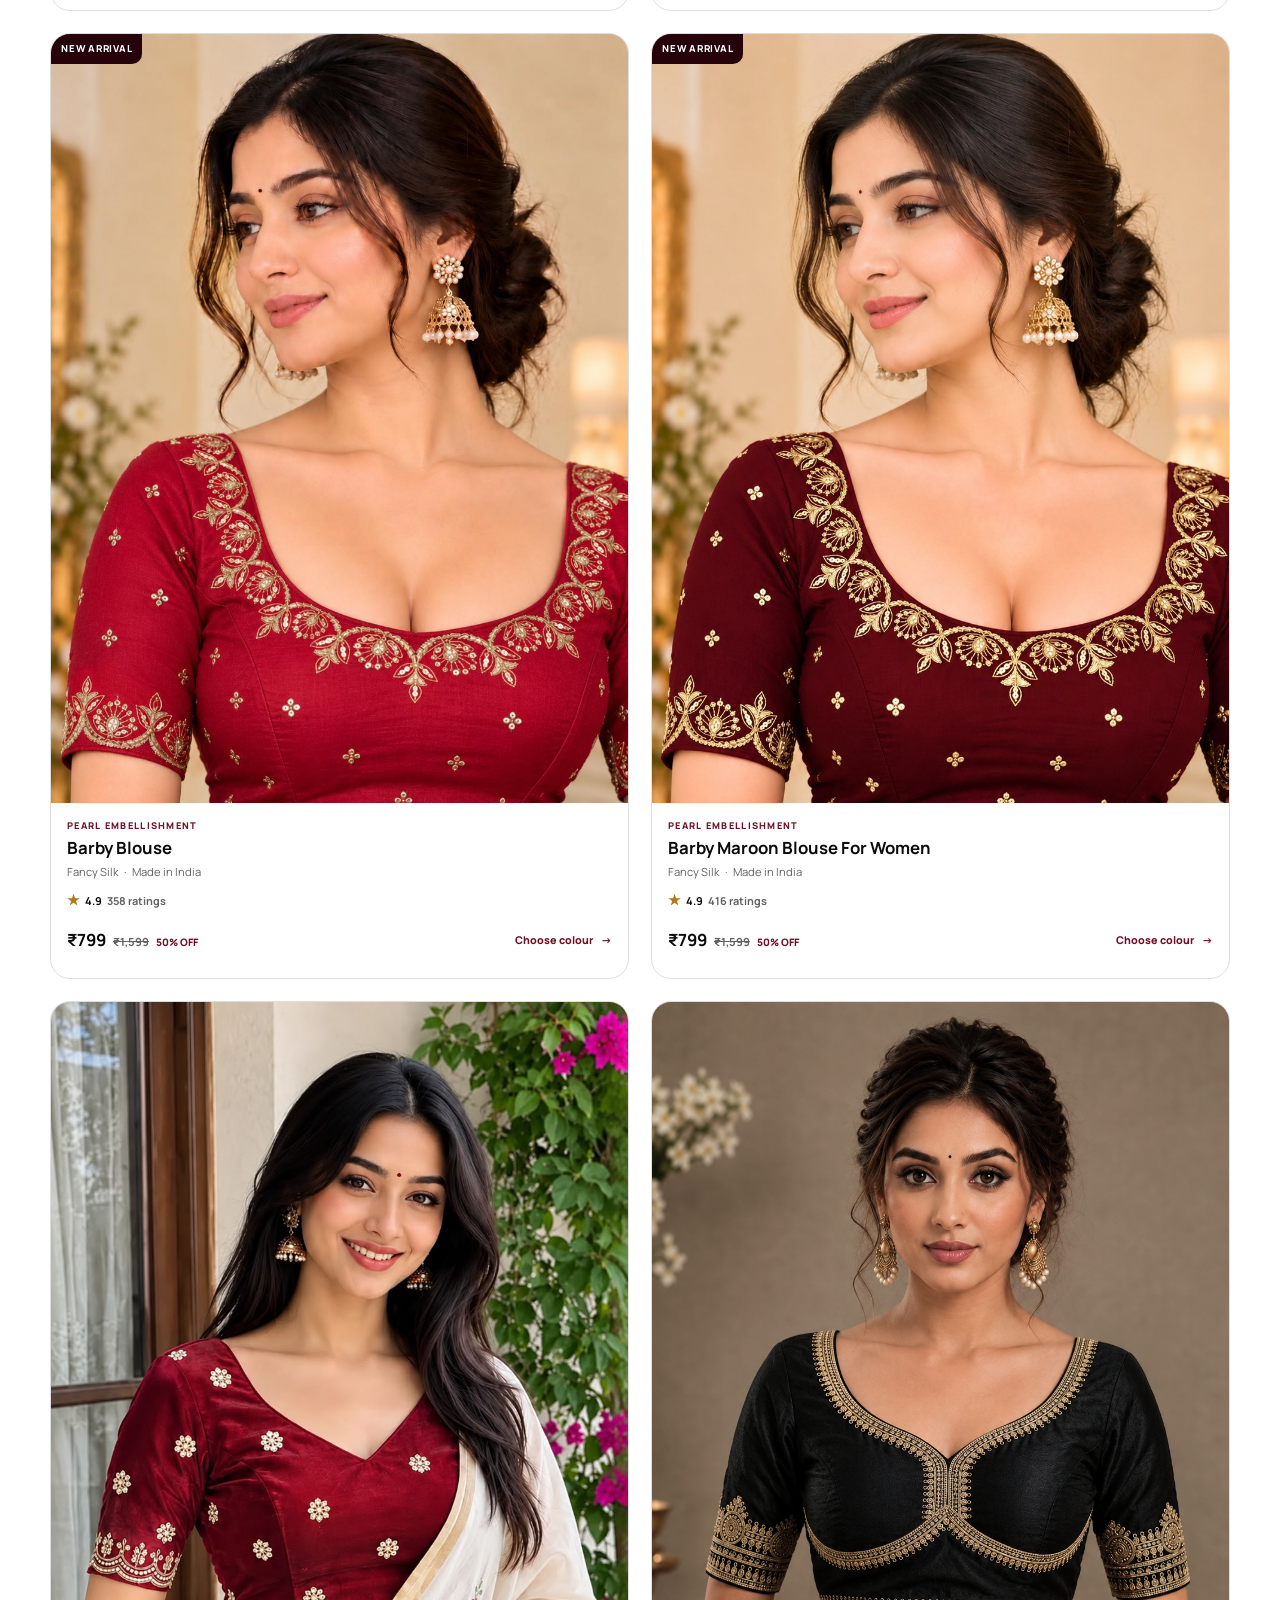
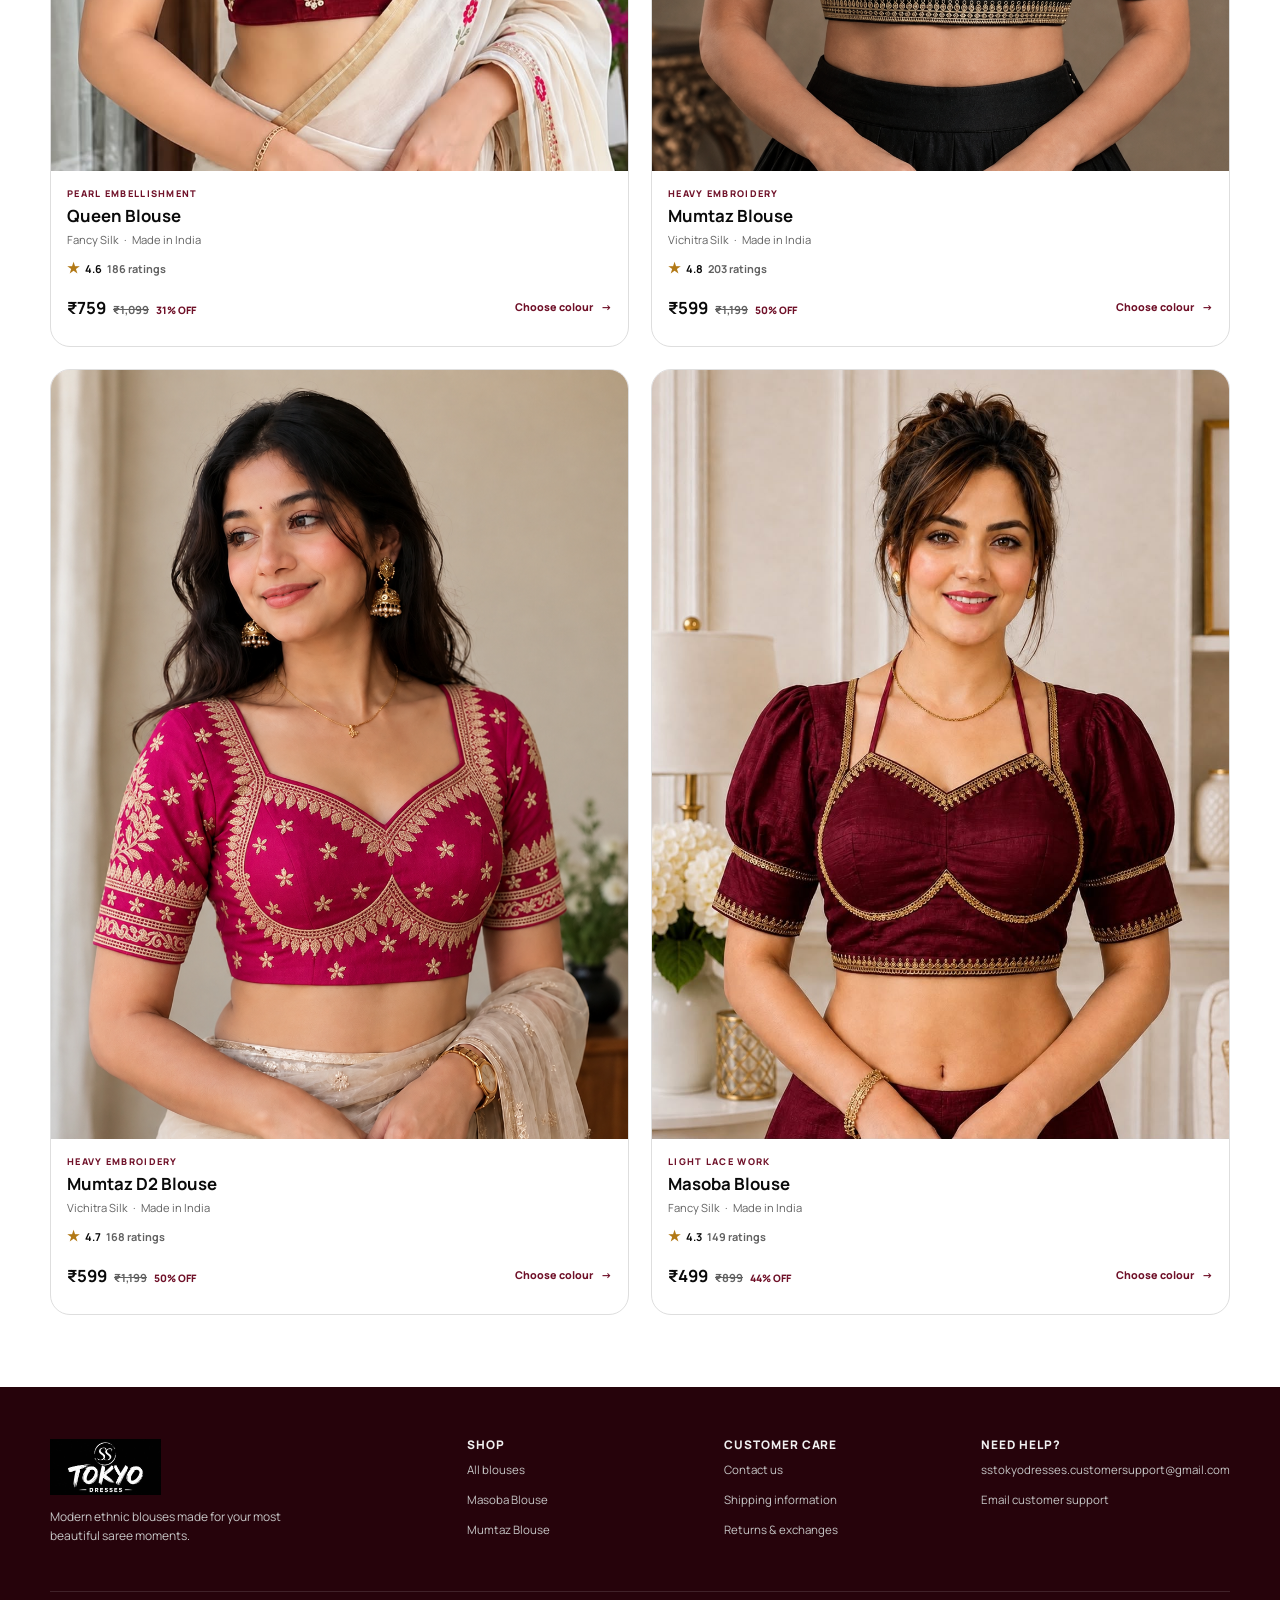
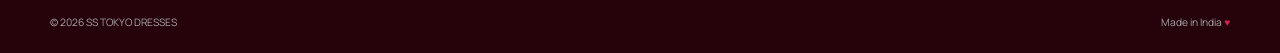
<file: shop.html>
<!doctype html>
<html lang="en">
<head>
  <meta charset="UTF-8">
  <meta name="viewport" content="width=device-width, initial-scale=1.0">
  <meta name="theme-color" content="#7d1736">
  <title>Shop Ethnic Blouses | SS TOKYO DRESSES</title>
  <meta name="description" content="Browse SS TOKYO DRESSES Vichitra silk blouses. Shop Masoba lace-work, Mumtaz heavy-embroidery and Queen pearl-embellished designs in beautiful festive colours.">
  <meta property="og:type" content="website">
  <meta property="og:title" content="Shop Ethnic Blouses | SS TOKYO DRESSES">
  <meta property="og:description" content="Choose your blouse design, colour and size from SS TOKYO DRESSES.">
  <meta property="og:url" content="https://sstokyodresses.store/shop.html">
  <meta property="og:image" content="https://sstokyodresses.store/images/masoba-cover-maroon.jpeg">
  <meta property="og:image:alt" content="Maroon Masoba lace-work blouse from SS TOKYO DRESSES">
  <meta property="og:site_name" content="SS TOKYO DRESSES">
  <link rel="icon" href="images/favicon-tokyo.svg" type="image/svg+xml">
  <link rel="preconnect" href="https://fonts.googleapis.com"><link rel="preconnect" href="https://fonts.gstatic.com" crossorigin>
  <link href="https://fonts.googleapis.com/css2?family=Archivo+Black&family=Manrope:wght@400;500;600;700;800&display=swap" rel="stylesheet">
  <link rel="stylesheet" href="css/style.css">
</head>
<body data-page="shop">
  <div id="site-header"></div>
  <main>
    <section class="page-hero"><div class="container"><p class="eyebrow">Shop the edit</p><h1>Find the blouse that completes the look.</h1><p>Three thoughtfully detailed Vichitra silk designs, ready in beautiful colours for your next saree moment.</p></div></section>
    <section class="shop-content container"><div class="shop-page-grid">
      <form class="filters" id="shop-filters" role="search"><div class="input-wrap"><span aria-hidden="true">⌕</span><label class="sr-only" for="shop-search">Search designs</label><input id="shop-search" name="search" type="search" placeholder="Search designs"></div><label class="sr-only" for="category-select">Filter by design</label><select id="category-select" name="category"><option value="">All designs</option><option value="Light Lace Work">Masoba — Light Lace Work</option><option value="Heavy Embroidery">Mumtaz — Heavy Embroidery</option><option value="Pearl Embellishment">Queen — Pearl Embellishment</option></select></form>
      <div><div class="shop-results-heading"><p id="product-count" aria-live="polite"></p><p>Prices include product only</p></div><div class="product-grid" id="product-grid"></div></div>
    </div></section>
  </main>
  <div id="site-footer"></div>
  <script src="js/products.js" defer></script><script src="js/main.js" defer></script>
</body>
</html>
</file>
<file: css/style.css>
/* ================================================================
   SS TOKYO DRESSES — single, mobile-first stylesheet
   Palette and reusable values are kept at the top for easy editing.
   ================================================================ */
:root {
  /* Deep hierarchy: maroon surfaces, then a near-black wine for contrast. */
  --maroon: #6f1028;
  --maroon-dark: #26030b;
  --maroon-soft: #a91d40;
  --pink: #f1f1f1;
  --pink-light: #f7f7f7;
  --pink-strong: #d1244e;
  --ink: #0a0a0a;
  --muted: #626262;
  --line: #dedede;
  --cream: #ffffff;
  --white: #ffffff;
  --green: #2d765a;
  --shadow: 0 12px 30px rgba(0, 0, 0, 0.09);
  --shadow-small: 0 5px 14px rgba(0, 0, 0, 0.07);
  /* Soft corners keep the bold layout warm and easy to browse. */
  --radius: 20px;
  --radius-small: 14px;
  --container: 1180px;
}

* { box-sizing: border-box; }
html { scroll-behavior: smooth; }
body {
  margin: 0;
  min-width: 320px;
  color: var(--ink);
  background: var(--cream);
  font-family: "Manrope", Arial, sans-serif;
  font-size: 15px;
  line-height: 1.6;
}
body.menu-open { overflow: hidden; }
img { display: block; width: 100%; }
a { color: inherit; text-decoration: none; }
button, input, select, textarea { font: inherit; }
button { cursor: pointer; }
h1, h2, h3, p { margin-top: 0; }
h1, h2, h3 { line-height: 1.1; }
/*
  Main headings use Archivo Black for a powerful, sport-fashion feel.
  The clean, confident weight makes the catalogue feel more modern and direct.
*/
h1, h2 {
  font-family: "Archivo Black", "Arial Black", Arial, sans-serif;
  font-style: normal;
  font-weight: 900;
  letter-spacing: -0.07em;
  line-height: 0.96;
  text-transform: uppercase;
}
h1 { font-size: clamp(2.45rem, 8vw, 5rem); }
h2 { font-size: clamp(2rem, 5vw, 3.5rem); }
h3 { font-size: 1.05rem; }
input, select, textarea { color: var(--ink); }
textarea { resize: vertical; }
.container { width: min(100% - 32px, var(--container)); margin-inline: auto; }
.sr-only { position: absolute; width: 1px; height: 1px; padding: 0; margin: -1px; overflow: hidden; clip: rect(0, 0, 0, 0); white-space: nowrap; border: 0; }
.eyebrow { margin-bottom: 8px; color: var(--maroon); font-size: 0.68rem; font-weight: 800; letter-spacing: 0.14em; text-transform: uppercase; }
.text-link { display: inline-flex; align-items: center; min-height: 44px; gap: 8px; color: var(--maroon); font-size: 0.82rem; font-weight: 800; }
.text-link span { transition: transform 180ms ease; }
.text-link:hover span { transform: translateX(4px); }
.button { display: inline-flex; align-items: center; justify-content: center; min-height: 48px; padding: 12px 19px; border: 1px solid transparent; border-radius: 999px; font-size: 0.83rem; font-weight: 800; letter-spacing: 0.01em; text-align: center; transition: background-color 180ms ease, color 180ms ease, transform 180ms ease, box-shadow 180ms ease; }
.button:hover { transform: translateY(-2px); }
.button--primary { color: var(--white); background: var(--maroon); box-shadow: none; }
.button--primary:hover { background: var(--maroon-dark); box-shadow: none; }
.button--ghost { color: var(--maroon-dark); background: var(--white); border-color: var(--maroon-dark); }
.button--ghost:hover { color: var(--white); background: var(--maroon-dark); }
.button--full { width: 100%; }

/* Shared navigation ------------------------------------------------ */
.announcement-bar { padding: 9px 16px; color: var(--white); background: var(--maroon); font-size: 0.65rem; font-weight: 800; letter-spacing: 0.08em; text-align: center; text-transform: uppercase; }
.announcement-bar span { margin-inline: 6px; color: var(--pink-strong); }
.site-header { position: sticky; top: 0; z-index: 20; border-bottom: 1px solid var(--line); background: rgba(255, 255, 255, 0.96); backdrop-filter: none; }
.header-inner { position: relative; display: flex; align-items: center; justify-content: space-between; min-height: 72px; gap: 12px; }
.brand { display: inline-flex; width: 128px; height: 56px; align-items: center; }
.brand-logo { width: 100%; height: 100%; object-fit: contain; object-position: left center; }
.brand--footer .brand-logo { filter: invert(1); }
.nav-toggle { display: grid; width: 44px; height: 44px; place-content: center; gap: 4px; padding: 0; border: 0; background: transparent; }
.nav-toggle span { display: block; width: 22px; height: 2px; background: var(--maroon-dark); transition: transform 180ms ease, opacity 180ms ease; }
.nav-toggle.is-open span:nth-child(1) { transform: translateY(6px) rotate(45deg); }
.nav-toggle.is-open span:nth-child(2) { opacity: 0; }
.nav-toggle.is-open span:nth-child(3) { transform: translateY(-6px) rotate(-45deg); }
.site-nav { position: absolute; top: 72px; right: -16px; left: -16px; display: none; padding: 16px; border-bottom: 1px solid var(--line); background: var(--cream); box-shadow: var(--shadow); }
.site-nav.is-open { display: grid; }
.site-nav a { display: flex; align-items: center; min-height: 48px; padding: 0 10px; color: var(--muted); font-size: 0.83rem; font-weight: 800; }
.site-nav a.active, .site-nav a:hover { color: var(--white); border-radius: 12px; background: var(--maroon-dark); }
.cart-link { display: inline-flex; align-items: center; min-height: 44px; gap: 5px; color: var(--ink); font-size: 0.76rem; font-weight: 800; }
.cart-icon { display: none; }
.cart-count { display: grid; width: 19px; height: 19px; place-items: center; color: var(--white); border-radius: 50%; background: var(--maroon-dark); font-size: 0.63rem; }
.cart-count.is-empty { color: var(--ink); background: var(--pink); }

/* Homepage -------------------------------------------------------- */
.hero { overflow: hidden; border-bottom: 1px solid var(--line); background: var(--white); }
.hero-grid { display: grid; min-height: 620px; }
.hero-content { position: relative; z-index: 2; display: flex; flex-direction: column; justify-content: center; padding: 58px 0 42px; }
.hero h1 { max-width: 600px; margin-bottom: 18px; }
.hero h1 em { color: var(--maroon); font-style: normal; }
.hero-copy { max-width: 470px; margin-bottom: 26px; color: var(--muted); font-size: 0.95rem; }
.hero-actions { display: flex; flex-wrap: wrap; gap: 10px; }
.hero-photo {
  position: relative;
  min-height: 260px;
  /* The supplied image is kept unblurred; only the hero receives this white fade. */
  background-image: url("../images/hero-mumtaz-green-overlay.png");
  background-position: center 24%;
  background-size: cover;
}
.hero-photo::after {
  /* Mobile shows the original image with no colour overlay. */
  display: none;
}
.value-strip { padding: 16px 0; overflow: hidden; color: var(--white); background: var(--maroon); }
.value-ticker { overflow: hidden; width: 100%; }
.value-track { display: flex; width: max-content; animation: benefits-scroll 28s linear infinite; }
.value-group { display: flex; flex: none; align-items: center; gap: 42px; padding: 0 21px; }
.value-item { display: flex; flex: none; align-items: center; gap: 9px; white-space: nowrap; font-size: 0.72rem; font-weight: 800; line-height: 1.3; }
.value-item span { color: var(--pink-strong); font-size: 1.1rem; }
@keyframes benefits-scroll { to { transform: translateX(-50%); } }
@media (prefers-reduced-motion: reduce) {
  .value-track { width: 100%; animation: none; }
  .value-group { flex-wrap: wrap; justify-content: center; width: 100%; gap: 10px 24px; padding: 0 16px; }
  .value-group[aria-hidden="true"] { display: none; }
}
.section { padding: 68px 0; }
.section-heading { display: flex; align-items: end; justify-content: space-between; gap: 20px; margin-bottom: 28px; }
.section-heading h2 { margin-bottom: 0; }
.product-grid { display: grid; grid-template-columns: repeat(2, minmax(0, 1fr)); gap: 12px; }
.product-card { overflow: hidden; border: 1px solid var(--line); border-radius: var(--radius); background: var(--white); box-shadow: none; transition: transform 220ms ease, border-color 220ms ease; }
.product-card:hover { transform: translateY(-5px); border-color: var(--maroon-dark); box-shadow: none; }
.product-image-link {
  position: relative;
  display: block;
  overflow: hidden;
  /* Portrait catalogue frames show each blouse in a 3:4 product view. */
  aspect-ratio: 3 / 4;
  background: #e5d5d6;
}
.product-image-link img { height: 100%; object-fit: cover; object-position: center top; transition: transform 400ms ease; }
.product-card:hover .product-image-link img { transform: scale(1.035); }
.product-badge { position: absolute; top: 0; left: 0; padding: 7px 10px; color: var(--white); border-radius: 0 0 10px; background: var(--maroon-dark); font-size: 0.6rem; font-weight: 900; letter-spacing: 0.08em; text-transform: uppercase; }
.product-badge--green { background: #0b5138; }
.product-badge--yellow { color: #26030b; background: #f4c542; }
.product-sale-sticker { position: absolute; top: 9px; right: 9px; z-index: 1; display: inline-flex; align-items: center; justify-content: center; width: 62px; height: 62px; padding: 6px; color: var(--white); border: 2px solid var(--white); border-radius: 50%; background: #c62836; box-shadow: 0 3px 10px rgba(38, 3, 11, 0.3); font-size: 0.62rem; font-weight: 900; letter-spacing: 0.04em; line-height: 1.1; text-align: center; text-transform: uppercase; }
@media (prefers-reduced-motion: no-preference) {
  .product-sale-sticker { animation: sale-sticker-pulse 3s ease-in-out infinite; }
}
@keyframes sale-sticker-pulse {
  0%, 36%, 100% { transform: scale(1); }
  18% { transform: scale(1.08); }
}
@media (max-width: 579px) {
  .product-sale-sticker { width: 54px; height: 54px; font-size: 0.57rem; }
}
.product-image-overlay { position: absolute; right: 12px; bottom: 12px; padding: 7px 10px; color: var(--ink); border-radius: 999px; background: rgba(255, 255, 255, 0.92); font-size: 0.65rem; font-weight: 800; opacity: 0; transform: translateY(5px); transition: opacity 180ms ease, transform 180ms ease; }
.product-card:hover .product-image-overlay { opacity: 1; transform: translateY(0); }
.product-card-content { padding: 12px; }
.product-card-content .eyebrow { margin-bottom: 4px; font-size: 0.52rem; }
.product-card h3 { margin-bottom: 4px; font-size: 0.92rem; }
.product-card h3 a:hover { color: var(--maroon); }
.product-card-meta { display: flex; flex-wrap: wrap; align-items: center; gap: 2px 4px; color: var(--muted); font-size: 0.59rem; }
.product-rating { display: flex; align-items: center; gap: 4px; margin: 8px 0 0; color: var(--muted); font-size: 0.6rem; font-weight: 700; }
.product-rating > span:first-child { color: #b27916; font-size: 0.88rem; line-height: 1; }
.product-rating strong { color: var(--ink); }
.stars { color: #9b5511; font-size: 0.78rem; font-weight: 800; }
.product-card-bottom { display: flex; flex-direction: column; align-items: flex-start; gap: 2px; margin-top: 7px; }
.product-price-wrap { display: flex; flex-wrap: wrap; align-items: baseline; gap: 5px 7px; }
.product-card-bottom .product-sale-price { font-size: 0.95rem; }
.product-mrp { color: var(--muted); font-size: 0.7rem; font-weight: 700; }
.product-discount { color: var(--maroon); font-size: 0.56rem; font-weight: 900; white-space: nowrap; }
.product-card-bottom .text-link { min-height: 34px; font-size: 0.59rem; }
.brand-story { overflow: hidden; color: var(--white); background: var(--maroon-dark); }
.brand-story-grid { display: grid; }
.brand-story-image { min-height: 320px; background: url("../images/cinderella-maroon-front.png") center 21% / cover; }
/* Mobile-only side padding keeps the story copy comfortably inside the screen. */
.brand-story-content { padding: 54px 24px; }
.brand-story-content .eyebrow { color: var(--pink-strong); }
.brand-story-content h2 { max-width: 470px; }
.brand-story-content p:not(.eyebrow) { max-width: 500px; color: #d9d9d9; }
.brand-story-content .button { margin-top: 8px; }
.why-grid { display: grid; gap: 12px; }
.why-card { min-height: 172px; padding: 24px; border: 1px solid var(--maroon-dark); border-radius: var(--radius-small); background: var(--white); }
.why-icon { display: grid; width: 38px; height: 38px; place-items: center; margin-bottom: 20px; color: var(--white); border-radius: 11px; background: var(--maroon-dark); font-size: 1.05rem; }
.why-card h3 { margin-bottom: 6px; }
.why-card p { margin-bottom: 0; color: var(--muted); font-size: 0.77rem; }
.review-section { padding: 68px 0; background: #f2f2f2; }
.review-grid { display: grid; gap: 14px; }
.review-card { padding: 24px; border: 1px solid var(--line); border-radius: var(--radius-small); background: var(--white); box-shadow: none; }
.review-card .stars { margin-bottom: 10px; }
.review-card blockquote { margin: 0 0 16px; font-family: "Manrope", Arial, sans-serif; font-size: 0.92rem; font-weight: 700; line-height: 1.55; }
.review-card cite { color: var(--muted); font-size: 0.72rem; font-style: normal; font-weight: 800; }
.newsletter { padding: 48px 0; color: var(--white); background: var(--maroon); }
.newsletter-grid { display: grid; gap: 20px; }
.newsletter h2 { margin-bottom: 8px; }
.newsletter p { max-width: 500px; margin-bottom: 0; color: #c7c7c7; }
.newsletter-form { display: flex; align-items: stretch; min-height: 50px; max-width: 460px; overflow: hidden; border: 1px solid #ffffff; border-radius: 14px; background: transparent; }
.newsletter-form input { min-width: 0; flex: 1; padding: 0 16px; color: var(--white); border: 0; outline: 0; background: transparent; }
.newsletter-form input::placeholder { color: #aaaaaa; }
.newsletter-form button { min-width: 105px; color: var(--white); border: 0; background: var(--maroon); font-size: 0.72rem; font-weight: 900; }

/* Shop page ------------------------------------------------------- */
.page-hero { padding: 58px 0 34px; background: #f2f2f2; border-bottom: 1px solid var(--line); }
.page-hero p { max-width: 560px; margin-bottom: 0; color: var(--muted); }
.shop-content { padding: 28px 0 72px; }
.filters { display: grid; gap: 10px; margin-bottom: 24px; padding-bottom: 22px; border-bottom: 1px solid var(--line); }
.input-wrap { position: relative; }
.input-wrap span { position: absolute; top: 50%; left: 14px; color: var(--muted); transform: translateY(-50%); }
.filters input, .filters select { width: 100%; min-height: 48px; padding: 0 14px; border: 1px solid var(--line); border-radius: 12px; outline-color: var(--maroon); background: var(--white); font-size: 0.82rem; }
.filters input { padding-left: 38px; }
.shop-results-heading { display: flex; align-items: center; justify-content: space-between; margin-bottom: 16px; }
.shop-results-heading p { margin: 0; color: var(--muted); font-size: 0.75rem; }
.empty-state { grid-column: 1 / -1; padding: 40px; color: var(--muted); border: 1px dashed var(--line); border-radius: var(--radius-small); text-align: center; }

/* Product detail -------------------------------------------------- */
.breadcrumb { display: flex; gap: 8px; padding-top: 18px; color: var(--muted); font-size: 0.68rem; }
.breadcrumb a:hover { color: var(--maroon); }
.product-detail { display: grid; gap: 30px; padding-top: 24px; padding-bottom: 55px; }
.product-main-image { overflow: hidden; border-radius: var(--radius); background: #f2f2f2; }
.product-main-image img { aspect-ratio: 0.82; object-fit: cover; object-position: center top; }
.gallery-thumbnails { display: grid; grid-template-columns: repeat(4, 1fr); gap: 8px; margin-top: 9px; }
.thumbnail { min-height: 72px; padding: 0; overflow: hidden; border: 2px solid transparent; border-radius: 10px; background: #f2f2f2; }
.thumbnail.is-selected { border-color: var(--maroon-dark); }
.thumbnail img { height: 100%; aspect-ratio: 1; object-fit: cover; object-position: center top; }
.product-info h1 { margin-bottom: 8px; font-size: clamp(2.35rem, 8vw, 3.8rem); }
.rating-row { display: flex; align-items: center; gap: 10px; margin-bottom: 17px; color: var(--muted); font-size: 0.74rem; }
.product-price { display: flex; flex-wrap: wrap; align-items: baseline; gap: 7px 11px; margin-bottom: 20px; }
.product-price strong { font-size: 1.45rem; font-weight: 900; }
.product-price s { color: var(--muted); font-size: 0.88rem; font-weight: 700; }
.product-price span { color: var(--maroon); font-size: 0.76rem; font-weight: 900; }
.product-description { max-width: 550px; color: var(--muted); font-size: 0.86rem; }
.choice-group { padding: 18px 0; border-top: 1px solid var(--line); }
.choice-heading { display: flex; justify-content: space-between; gap: 10px; margin-bottom: 11px; font-size: 0.78rem; }
.choice-heading span, .choice-heading a { color: var(--maroon); font-weight: 800; }
.swatches, .size-buttons { display: flex; flex-wrap: wrap; gap: 9px; }
.colour-swatch { display: grid; width: 44px; height: 44px; place-items: center; padding: 0; border: 1px solid transparent; border-radius: 50%; background: transparent; }
.colour-swatch span { display: block; width: 30px; height: 30px; border: 1px solid rgba(0,0,0,0.18); border-radius: 50%; }
.colour-swatch.is-selected { border-color: var(--maroon-dark); }
.size-button { min-width: 48px; min-height: 44px; padding: 0 12px; color: var(--ink); border: 1px solid var(--line); border-radius: 10px; background: var(--white); font-size: 0.75rem; font-weight: 800; }
.size-button.is-selected { color: var(--white); border-color: var(--maroon-dark); background: var(--maroon-dark); }
.purchase-row { display: grid; grid-template-columns: 111px 1fr; gap: 10px; padding-top: 20px; border-top: 1px solid var(--line); }
.quantity-picker { display: flex; align-items: center; justify-content: space-around; min-height: 48px; overflow: hidden; border: 1px solid var(--line); border-radius: 999px; background: var(--white); }
.quantity-picker button { display: grid; width: 40px; min-height: 44px; place-items: center; padding: 0; color: var(--maroon); border: 0; background: transparent; font-size: 1.25rem; }
.quantity-picker output { min-width: 16px; text-align: center; font-size: 0.75rem; font-weight: 800; }
.add-product-button { justify-content: space-between; gap: 6px; }
.add-product-button span { font-size: 0.72rem; opacity: 0.82; }
.product-assurances { display: grid; gap: 10px; margin-top: 20px; }
.product-assurances div { display: flex; align-items: center; gap: 10px; padding: 12px; border: 1px solid var(--line); border-radius: 12px; background: #f2f2f2; }
.product-assurances span { color: var(--maroon); }
.product-assurances p { margin: 0; color: var(--muted); font-size: 0.68rem; line-height: 1.45; }
.product-assurances strong { color: var(--ink); }
.details-section { display: grid; gap: 28px; padding: 54px 0; border-top: 1px solid var(--line); }
.details-section h2 { margin-bottom: 20px; }
.feature-list { display: grid; gap: 12px; padding: 0; margin: 0; list-style: none; font-size: 0.82rem; }
.feature-list li { display: flex; gap: 10px; }
.feature-list li::before { color: var(--maroon); content: "✦"; }
.size-guide-card { padding: 24px; border-radius: var(--radius); background: #f2f2f2; }
.size-guide-card h2 { font-size: 1.65rem; }
.size-guide-card p { color: var(--muted); font-size: 0.78rem; }
.size-guide-table { display: grid; grid-template-columns: 1fr 0.75fr 0.75fr; gap: 1px; overflow: hidden; margin: 18px 0; border: 1px solid var(--line); border-radius: 12px; background: var(--line); font-size: 0.7rem; }
.size-guide-table span { padding: 8px; background: var(--white); text-align: center; }
.size-guide-table span:nth-child(-n + 3) { color: var(--ink); background: #f2f2f2; font-weight: 900; }
.size-guide-table span:nth-child(3n + 1) { font-weight: 800; text-align: left; }
.size-note { margin-bottom: 0 !important; }
.size-note a { color: var(--maroon); font-weight: 800; }
.related-section { padding: 58px 0; background: #f2f2f2; }
.related-section h2 { margin-bottom: 24px; }
.product-grid--related { max-width: 520px; }

/* Cart and checkout ------------------------------------------------ */
.cart-page { padding: 46px 0 60px; }
.cart-heading { display: flex; align-items: end; justify-content: space-between; gap: 16px; margin-bottom: 28px; }
.cart-heading h1 { margin-bottom: 0; }
.cart-layout { display: grid; gap: 24px; }
.cart-items { display: grid; gap: 12px; }
.cart-item { display: grid; grid-template-columns: 96px 1fr; gap: 13px; padding: 10px; border: 1px solid var(--line); border-radius: var(--radius-small); background: var(--white); }
.cart-item > img { width: 96px; height: 130px; border-radius: 10px; object-fit: cover; object-position: center top; }
.cart-item-main { display: flex; min-width: 0; flex-direction: column; justify-content: space-between; }
.cart-item-heading { display: flex; align-items: start; justify-content: space-between; gap: 8px; }
.cart-item-heading .eyebrow { margin-bottom: 3px; font-size: 0.54rem; }
.cart-item-heading h2 { margin-bottom: 2px; font-family: "Manrope", sans-serif; font-size: 0.86rem; letter-spacing: 0; }
.cart-item-heading p { margin-bottom: 0; color: var(--muted); font-size: 0.68rem; }
.cart-item-heading strong { white-space: nowrap; font-size: 0.82rem; }
.cart-item-actions { display: flex; align-items: center; justify-content: space-between; margin-top: 10px; }
.cart-item-actions .quantity-picker { min-height: 44px; }
.cart-item-actions .quantity-picker button { width: 38px; min-height: 44px; }
.remove-button { min-height: 44px; padding: 0 4px; color: var(--maroon); border: 0; background: transparent; font-size: 0.68rem; font-weight: 800; text-decoration: underline; text-underline-offset: 3px; }
.order-summary { align-self: start; padding: 22px; border: 1px solid var(--line); border-radius: var(--radius); background: var(--white); box-shadow: var(--shadow-small); }
.order-summary h2 { margin-bottom: 20px; font-size: 1.6rem; }
.order-summary > div:not(.summary-total) { display: flex; justify-content: space-between; gap: 12px; padding: 8px 0; color: var(--muted); font-size: 0.76rem; }
.shipping-progress { margin: 10px 0 15px; padding: 9px 10px; color: var(--green); border: 1px solid #b8dfc9; border-radius: 10px; background: #eaf6f0; font-size: 0.68rem; font-weight: 800; }
.summary-total { display: flex; justify-content: space-between; gap: 12px; padding: 16px 0; margin-bottom: 14px; border-top: 1px solid var(--line); font-size: 1rem; }
.secure-note { margin: 12px 0 0; color: var(--muted); font-size: 0.65rem; text-align: center; }
.checkout-section { padding: 58px 0; background: #f2f2f2; }
.checkout-layout { display: grid; gap: 26px; }
.checkout-layout h2 { margin-bottom: 10px; }
.checkout-intro { max-width: 520px; color: var(--muted); font-size: 0.82rem; }
.checkout-form { display: grid; gap: 13px; margin-top: 20px; }
.field-grid { display: grid; gap: 13px; }
.checkout-form label { display: grid; gap: 6px; font-size: 0.72rem; font-weight: 800; }
.checkout-form label span { color: var(--muted); font-weight: 500; }
.checkout-form input, .checkout-form textarea { width: 100%; min-height: 46px; padding: 11px 12px; border: 1px solid var(--line); border-radius: 12px; outline-color: var(--maroon); background: var(--white); font-size: 0.8rem; font-weight: 500; }
.checkout-form textarea { min-height: 105px; }
.form-note { margin: 0; color: var(--muted); font-size: 0.65rem; text-align: center; }
.upi-card { align-self: start; padding: 24px; border-radius: var(--radius); background: var(--white); box-shadow: var(--shadow-small); text-align: center; }
.upi-card h2 { margin-bottom: 16px; font-size: 1.7rem; }
.upi-card img { width: min(100%, 210px); margin: 0 auto 18px; }
.upi-card p { color: var(--muted); font-size: 0.75rem; }
.upi-card code { display: inline-block; padding: 3px 6px; color: var(--maroon); border-radius: 7px; background: #f2f2f2; font-family: "Manrope", Arial, sans-serif; font-size: 0.72rem; font-weight: 800; }
.upi-note { margin-bottom: 0; font-size: 0.65rem !important; line-height: 1.5; }
.empty-cart { padding: 100px 0; text-align: center; }
.empty-cart h1 { max-width: 600px; margin-inline: auto; }
.empty-cart p:not(.eyebrow) { max-width: 430px; margin: 0 auto 22px; color: var(--muted); }

/* About and contact ------------------------------------------------ */
.about-intro { display: grid; gap: 24px; padding: 55px 0; }
.about-intro-image { min-height: 390px; border-radius: var(--radius); background: url("../images/mumtaz-front-green-alt.png") center top / cover; }
.about-copy p { max-width: 580px; color: var(--muted); }
.about-copy .lead { color: var(--ink); font-family: "Manrope", Arial, sans-serif; font-size: 1.08rem; font-weight: 700; line-height: 1.55; }
.policy-section { padding: 60px 0; background: #f2f2f2; }
.policy-grid { display: grid; gap: 14px; }
.policy-card { padding: 23px; border: 1px solid var(--line); border-radius: var(--radius-small); background: var(--white); }
.policy-card h2 { margin-bottom: 10px; font-size: 1.75rem; }
.policy-card p, .policy-card li { color: var(--muted); font-size: 0.78rem; }
.policy-card ul { padding-left: 18px; margin-bottom: 0; }
.contact-section { padding: 54px 0 68px; }
.contact-layout { display: grid; gap: 25px; }
.contact-details { padding: 26px; color: var(--white); border-radius: var(--radius); background: var(--maroon-dark); }
.contact-details .eyebrow { color: var(--pink-strong); }
.contact-details h2 { margin-bottom: 15px; }
.contact-details p { color: #d0d0d0; font-size: 0.83rem; }
.contact-detail-link { display: block; min-height: 44px; margin-top: 14px; color: var(--white); font-size: 0.8rem; font-weight: 800; text-decoration: underline; text-underline-offset: 4px; }
.contact-note { margin-top: 26px !important; padding-top: 22px; border-top: 1px solid rgba(255,255,255,0.22); font-size: 0.7rem !important; }
.contact-form-card { padding: 24px; border: 1px solid var(--line); border-radius: var(--radius); background: var(--white); }
.contact-form-card h2 { font-size: 2rem; }
.contact-form { display: grid; gap: 13px; }
.contact-form label { display: grid; gap: 6px; font-size: 0.72rem; font-weight: 800; }
.contact-form input, .contact-form textarea { width: 100%; min-height: 47px; padding: 10px 12px; border: 1px solid var(--line); border-radius: 12px; outline-color: var(--maroon); background: var(--cream); font-size: 0.8rem; }
.contact-form textarea { min-height: 120px; }

/* Footer and small interactions ----------------------------------- */
.site-footer { padding-top: 52px; color: #f0f0f0; background: var(--maroon-dark); }
.footer-grid { display: grid; gap: 28px; }
.footer-grid h2 { margin-bottom: 11px; font-family: "Manrope", Arial, sans-serif; font-size: 0.74rem; font-weight: 900; letter-spacing: 0.08em; text-transform: uppercase; }
.footer-grid a { display: block; width: fit-content; min-height: 30px; color: #c6c6c6; font-size: 0.72rem; }
.footer-grid a:hover { color: var(--pink-strong); }
.footer-brand .brand { margin-bottom: 12px; color: var(--pink-strong); }
.footer-brand p { max-width: 270px; margin-bottom: 0; color: #c6c6c6; font-size: 0.75rem; }
.footer-bottom { display: flex; flex-wrap: wrap; justify-content: space-between; gap: 10px; padding: 22px 0; margin-top: 40px; border-top: 1px solid rgba(255,255,255,0.12); color: #a8a8a8; font-size: 0.64rem; }
.footer-bottom span:last-child span { color: var(--pink-strong); }
.toast { position: fixed; right: 16px; bottom: 16px; z-index: 50; max-width: calc(100% - 32px); padding: 12px 15px; color: var(--white); border-radius: 10px; background: var(--maroon-dark); box-shadow: var(--shadow); font-size: 0.75rem; font-weight: 800; opacity: 0; pointer-events: none; transform: translateY(12px); transition: opacity 180ms ease, transform 180ms ease; }
.toast.is-visible { opacity: 1; transform: translateY(0); }

/* Larger screens --------------------------------------------------- */
@media (min-width: 580px) {
  .container { width: min(100% - 48px, var(--container)); }
  .value-group { gap: 68px; padding: 0 34px; }
  .product-grid, .why-grid, .review-grid { grid-template-columns: repeat(2, 1fr); }
  /* Restore the roomier card treatment outside the mobile two-column view. */
  .product-grid { gap: 18px; }
  .product-card-content { padding: 16px; }
  .product-card-content .eyebrow { margin-bottom: 5px; font-size: 0.58rem; }
  .product-card h3 { margin-bottom: 5px; font-size: 1.05rem; }
  .product-card-meta { gap: 5px; font-size: 0.7rem; }
  .product-rating { gap: 5px; margin-top: 11px; font-size: 0.68rem; }
  .product-card-bottom { flex-direction: row; align-items: center; justify-content: space-between; gap: 8px; margin-top: 9px; }
  .product-card-bottom .product-sale-price { font-size: 1.05rem; }
  .product-discount { font-size: 0.64rem; }
  .product-card-bottom .text-link { min-height: 44px; font-size: 0.67rem; }
  .filters { grid-template-columns: 1fr 210px; }
  .field-grid { grid-template-columns: 1fr 1fr; }
  .policy-grid { grid-template-columns: repeat(2, 1fr); }
}

@media (min-width: 780px) {
  .header-inner { min-height: 78px; }
  .nav-toggle { display: none; }
  .site-nav { position: static; display: flex; align-items: center; gap: 4px; padding: 0; border: 0; background: transparent; box-shadow: none; }
  .site-nav a { min-height: 44px; padding: 0 13px; border-radius: 999px; }
  .cart-link { min-width: 84px; justify-content: flex-end; }
  .cart-icon { display: inline; }
  .hero-grid { grid-template-columns: minmax(0, 1.02fr) minmax(320px, 0.98fr); min-height: 610px; }
  .hero-content { padding: 72px 0 72px; }
  .hero-content > * { width: min(100% - 24px, 560px); margin-left: auto; }
  /* Desktop uses the supplied white-background hero photo and its white blend. */
  .hero-photo {
    min-height: 100%;
    background-image: url("../images/hero-mumtaz-green-desktop.png");
    background-position: 58% center;
  }
  .hero-photo::after {
    position: absolute;
    inset: 0;
    display: block;
    content: "";
    pointer-events: none;
    /* Desktop-only white blend joins the photo beautifully to the hero copy. */
    background: linear-gradient(90deg, rgba(255, 255, 255, 0.94) 0%, rgba(255, 255, 255, 0.64) 27%, rgba(255, 255, 255, 0.18) 56%, rgba(255, 255, 255, 0) 78%);
  }
  .product-grid { grid-template-columns: repeat(2, 1fr); gap: 22px; }
  .product-image-link { height: auto; }
  .brand-story-grid { grid-template-columns: 1fr 1fr; min-height: 505px; }
  .brand-story-content { display: flex; flex-direction: column; justify-content: center; padding: 60px max(24px, calc((100vw - var(--container)) / 2)); padding-left: 54px; }
  .why-grid { grid-template-columns: repeat(3, 1fr); }
  .review-grid { grid-template-columns: repeat(3, 1fr); }
  .newsletter-grid { grid-template-columns: 1fr auto; align-items: center; }
  .product-detail { grid-template-columns: minmax(0, 1.02fr) minmax(360px, 0.85fr); align-items: start; gap: 52px; padding-top: 34px; }
  .product-info { position: sticky; top: 100px; }
  .details-section { grid-template-columns: 1fr 1fr; gap: 60px; }
  .product-grid--related { grid-template-columns: minmax(260px, 360px); }
  .cart-layout { grid-template-columns: minmax(0, 1fr) 330px; align-items: start; }
  .order-summary { position: sticky; top: 100px; }
  .checkout-layout { grid-template-columns: minmax(0, 1fr) 330px; gap: 60px; }
  .about-intro { grid-template-columns: 0.9fr 1.1fr; align-items: center; gap: 52px; }
  .policy-grid { grid-template-columns: repeat(3, 1fr); }
  .contact-layout { grid-template-columns: 0.8fr 1.2fr; align-items: start; gap: 42px; }
  .footer-grid { grid-template-columns: 1.7fr repeat(3, 1fr); }
}

@media (min-width: 1030px) {
  .product-grid { grid-template-columns: repeat(2, 1fr); }
  .shop-page-grid { grid-template-columns: 235px minmax(0, 1fr); gap: 34px; }
  .filters { display: grid; grid-template-columns: 1fr; align-content: start; margin-bottom: 0; padding: 0; border: 0; }
  .shop-results-heading { margin-bottom: 20px; }
}

@media (min-width: 1200px) {
  .product-grid:not(.product-grid--related) { grid-template-columns: repeat(2, 1fr); }
}
</file>
